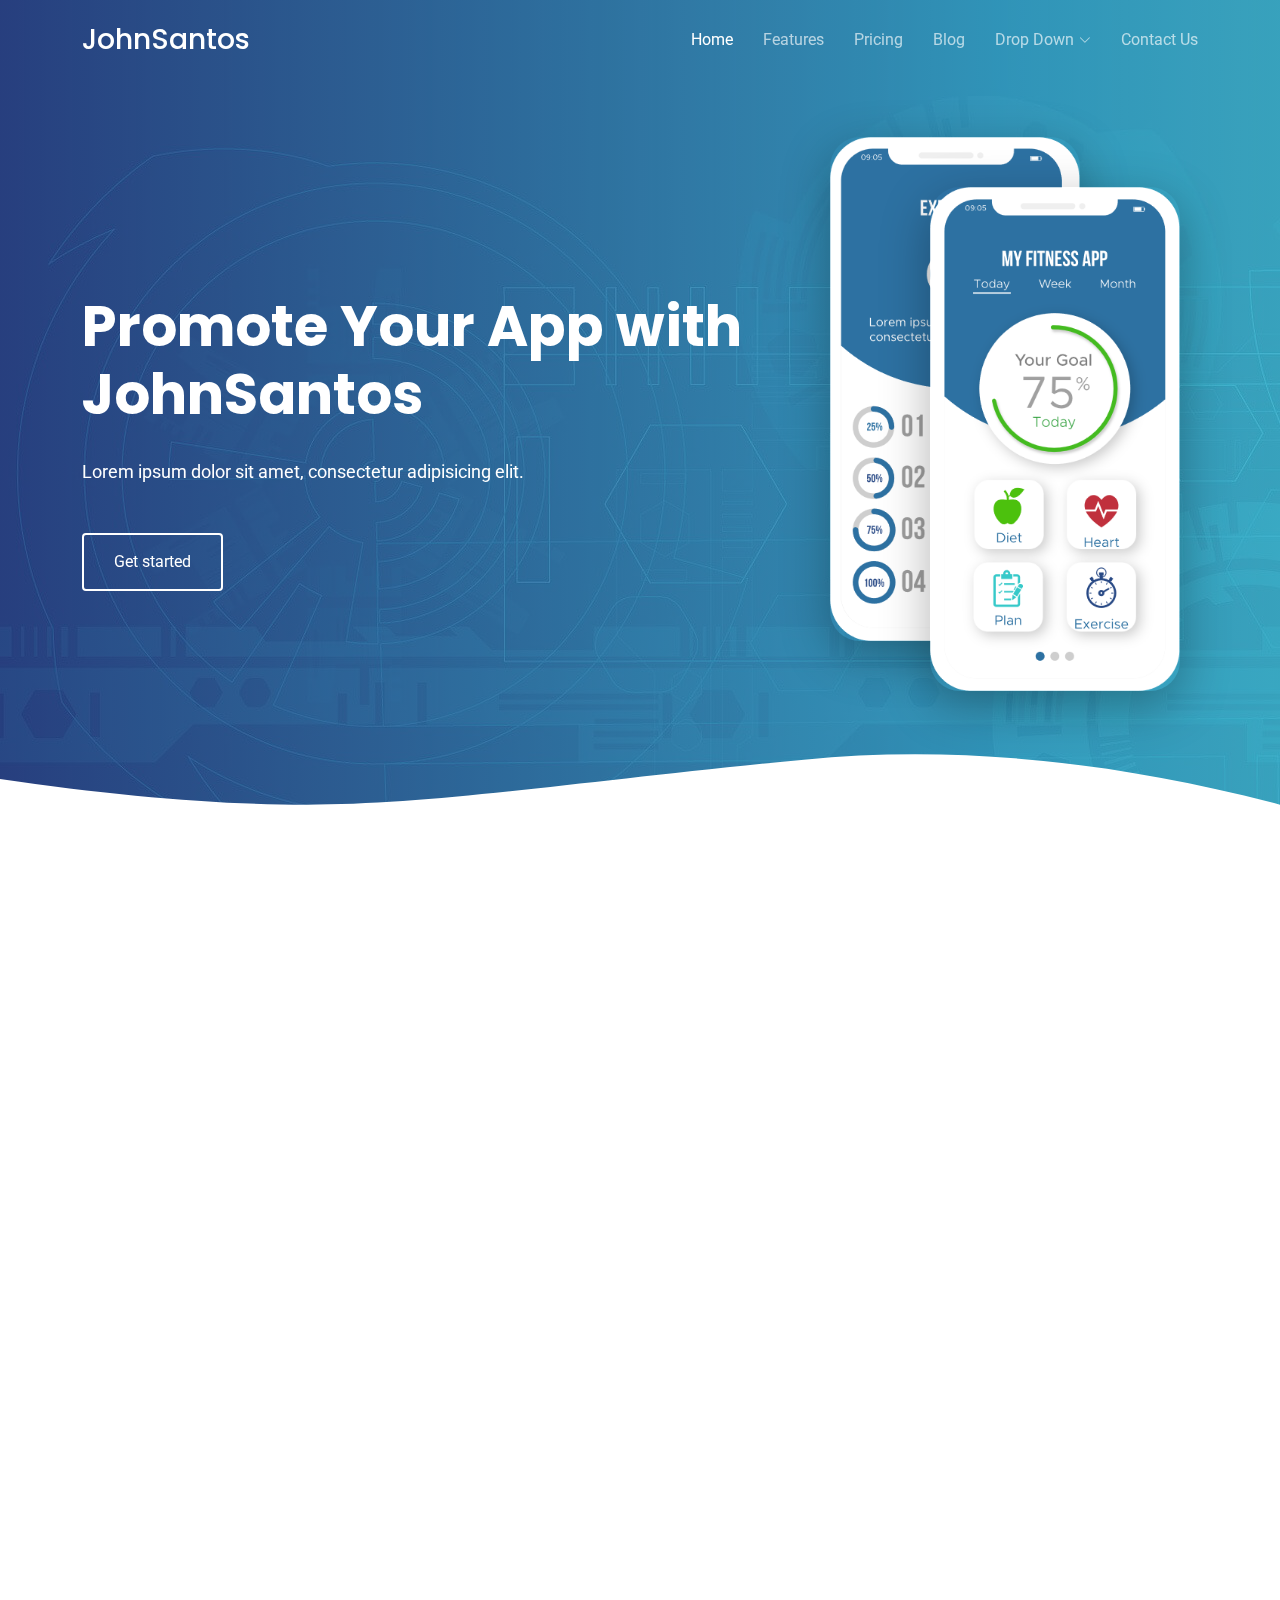
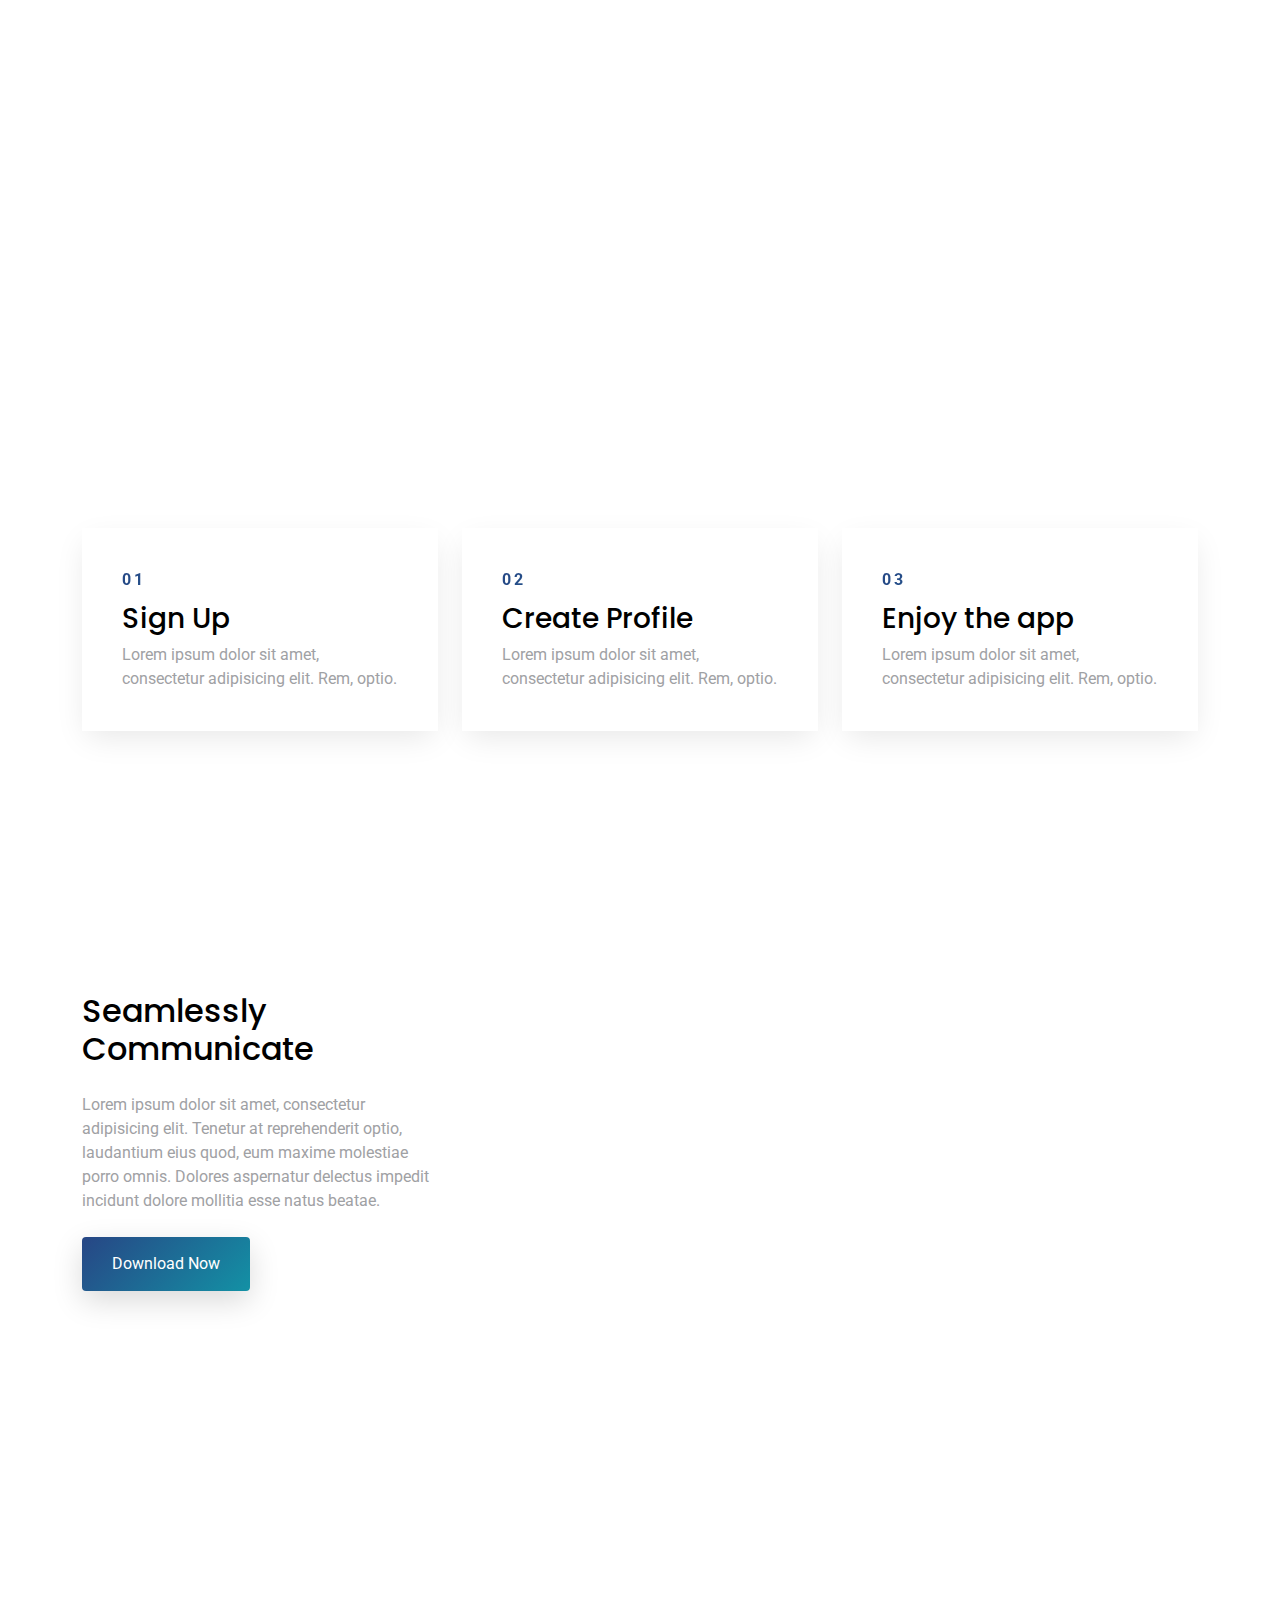
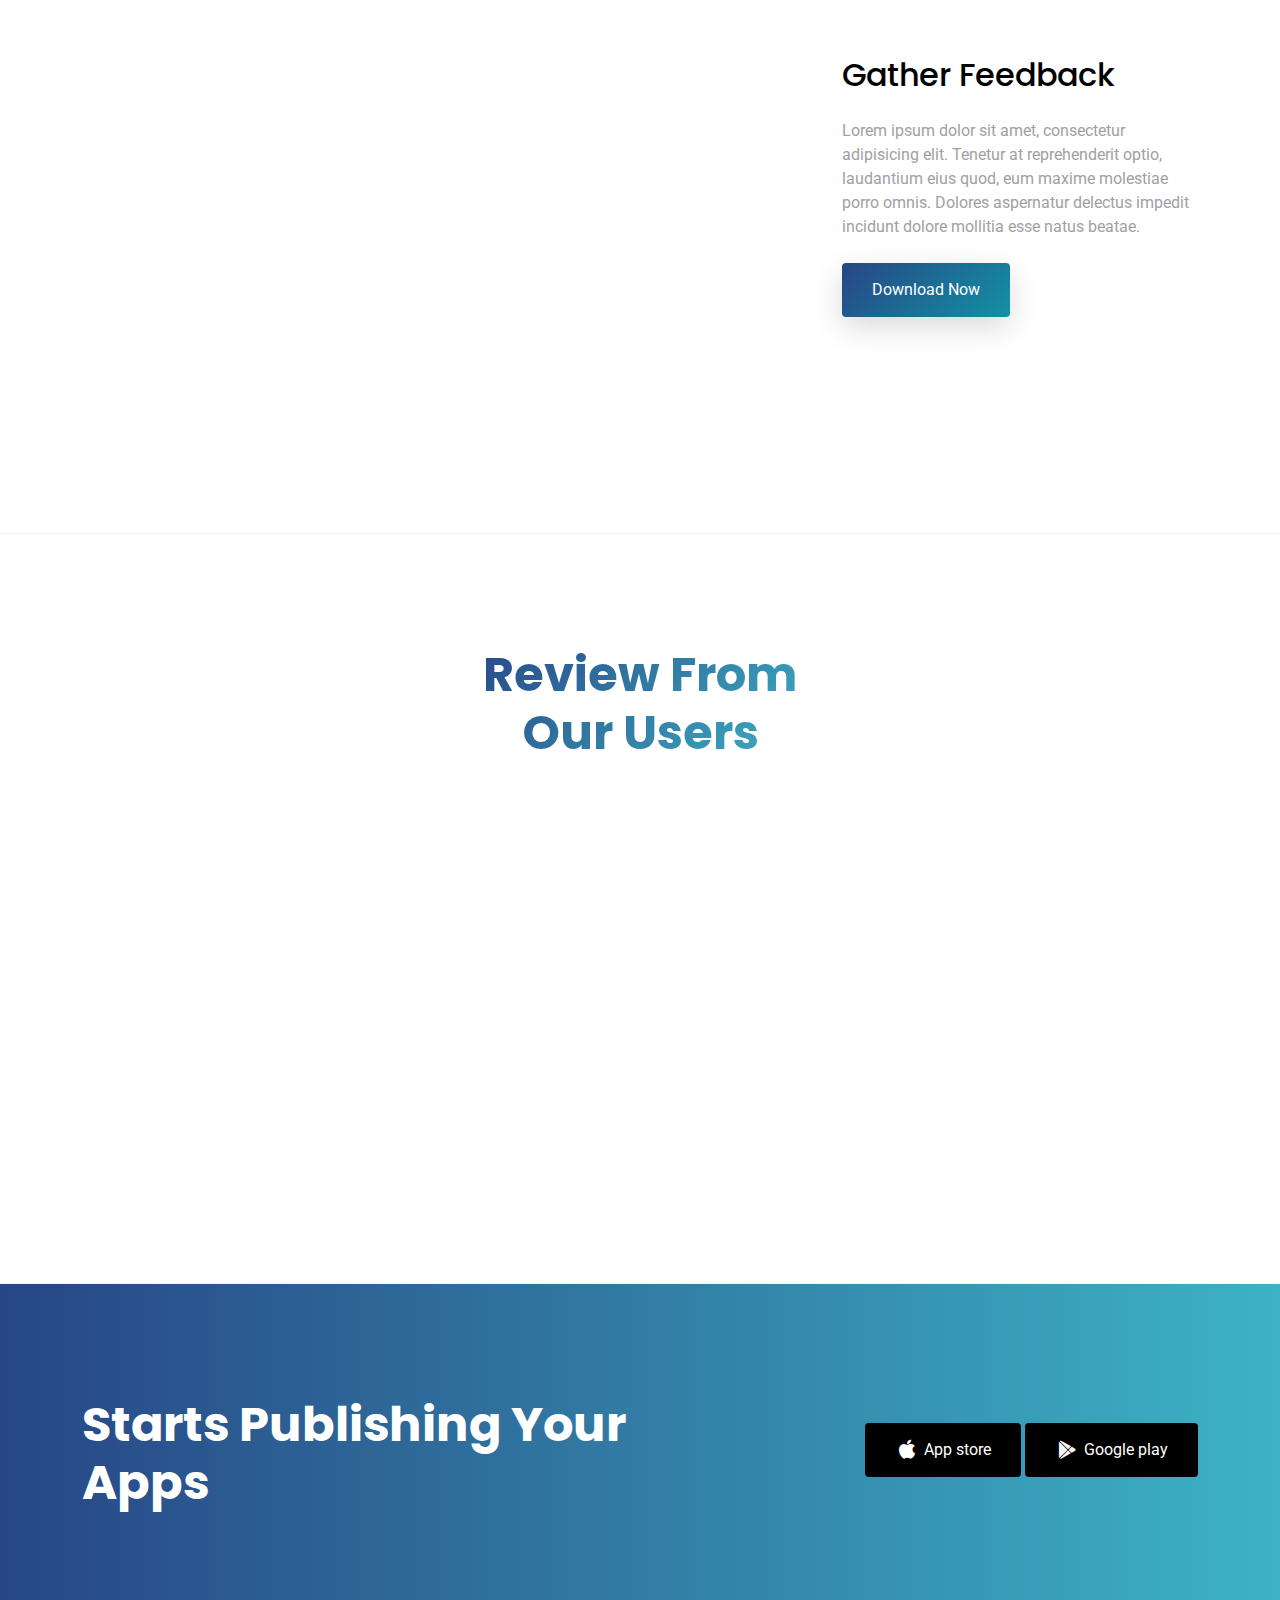
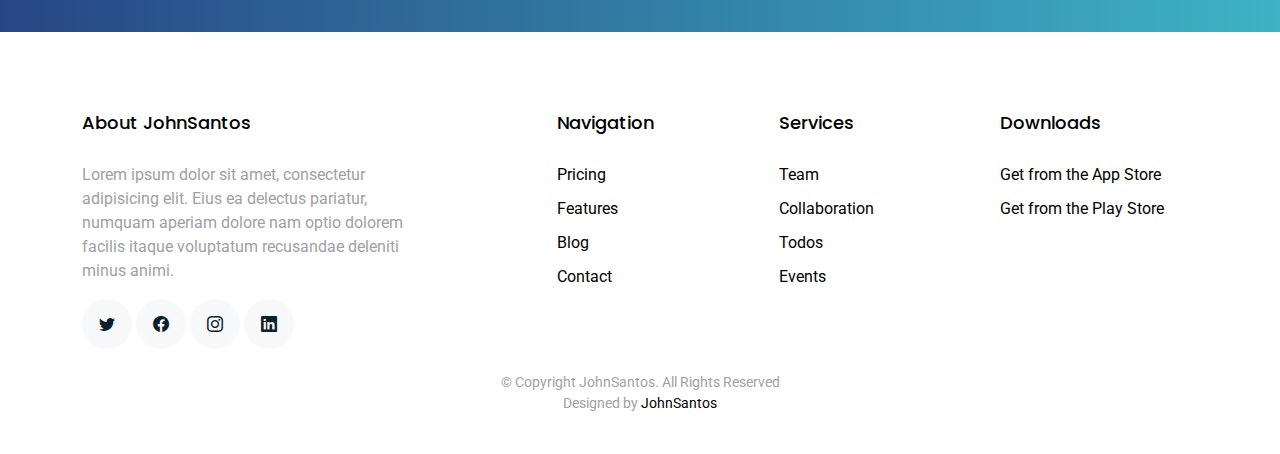
<file: index.html>
<!DOCTYPE html>
<html lang="en">

<head>
  <meta charset="utf-8">
  <meta content="width=device-width, initial-scale=1.0" name="viewport">

  <title>Fitness website </title>
  <meta content="" name="description">
  <meta content="" name="keywords">

  <!-- Favicons -->
  <link href="assets/img/favicon.png" rel="icon">
  <link href="assets/img/apple-touch-icon.png" rel="apple-touch-icon">

  <!-- Google Fonts -->
  <link href="https://fonts.googleapis.com/css?family=Roboto:300,300i,400,400i,500,500i,600,600i,700,700i|Poppins:300,300i,400,400i,500,500i,600,600i,700,700i" rel="stylesheet">

  <!-- Vendor CSS Files -->
  <link href="assets/vendor/aos/aos.css" rel="stylesheet">
  <link href="assets/vendor/bootstrap/css/bootstrap.min.css" rel="stylesheet">
  <link href="assets/vendor/bootstrap-icons/bootstrap-icons.css" rel="stylesheet">
  <link href="assets/vendor/boxicons/css/boxicons.min.css" rel="stylesheet">
  <link href="assets/vendor/swiper/swiper-bundle.min.css" rel="stylesheet">

  <!-- Template Main CSS File -->
  <link href="assets/css/style.css" rel="stylesheet">

  <!-- =======================================================
  * Template Name: JohnSantos - v4.7.0 
  ======================================================== -->
</head>

<body>

  <!-- ======= Header ======= -->
  <header id="header" class="fixed-top d-flex align-items-center">
    <div class="container d-flex justify-content-between align-items-center">

      <div class="logo">
        <h1><a href="index.html">JohnSantos</a></h1>
        <!-- Uncomment below if you prefer to use an image logo -->
        <!-- <a href="index.html"><img src="assets/img/logo.png" alt="" class="img-fluid"></a>-->
      </div>

      <nav id="navbar" class="navbar">
        <ul>
          <li><a class="active " href="index.html">Home</a></li>
          <li><a href="features.html">Features</a></li>
          <li><a href="pricing.html">Pricing</a></li>
          <li><a href="blog.html">Blog</a></li>
          <li class="dropdown"><a href="#"><span>Drop Down</span> <i class="bi bi-chevron-down"></i></a>
            <ul>
              <li><a href="#">Drop Down 1</a></li>
              <li class="dropdown"><a href="#"><span>Deep Drop Down</span> <i class="bi bi-chevron-right"></i></a>
                <ul>
                  <li><a href="#">Deep Drop Down 1</a></li>
                  <li><a href="#">Deep Drop Down 2</a></li>
                  <li><a href="#">Deep Drop Down 3</a></li>
                  <li><a href="#">Deep Drop Down 4</a></li>
                  <li><a href="#">Deep Drop Down 5</a></li>
                </ul>
              </li>
              <li><a href="#">Drop Down 2</a></li>
              <li><a href="#">Drop Down 3</a></li>
              <li><a href="#">Drop Down 4</a></li>
            </ul>
          </li>
          <li><a href="contact.html">Contact Us</a></li>
        </ul>
        <i class="bi bi-list mobile-nav-toggle"></i>
      </nav><!-- .navbar -->

    </div>
  </header><!-- End Header -->

  <!-- ======= Hero Section ======= -->
  <section class="hero-section" id="hero">

    <div class="wave">

      <svg width="100%" height="355px" viewBox="0 0 1920 355" version="1.1" xmlns="http://www.w3.org/2000/svg" xmlns:xlink="http://www.w3.org/1999/xlink">
        <g id="Page-1" stroke="none" stroke-width="1" fill="none" fill-rule="evenodd">
          <g id="Apple-TV" transform="translate(0.000000, -402.000000)" fill="#FFFFFF">
            <path d="M0,439.134243 C175.04074,464.89273 327.944386,477.771974 458.710937,477.771974 C654.860765,477.771974 870.645295,442.632362 1205.9828,410.192501 C1429.54114,388.565926 1667.54687,411.092417 1920,477.771974 L1920,757 L1017.15166,757 L0,757 L0,439.134243 Z" id="Path"></path>
          </g>
        </g>
      </svg>

    </div>

    <div class="container">
      <div class="row align-items-center">
        <div class="col-12 hero-text-image">
          <div class="row">
            <div class="col-lg-8 text-center text-lg-start">
              <h1 data-aos="fade-right">Promote Your App with JohnSantos</h1>
              <p class="mb-5" data-aos="fade-right" data-aos-delay="100">Lorem ipsum dolor sit amet, consectetur
                adipisicing elit.</p>
              <p data-aos="fade-right" data-aos-delay="200" data-aos-offset="-500"><a href="#" class="btn btn-outline-white">Get started</a></p>
            </div>
            <div class="col-lg-4 iphone-wrap">
              <img src="assets/img/phone_1.png" alt="Image" class="phone-1" data-aos="fade-right">
              <img src="assets/img/phone_2.png" alt="Image" class="phone-2" data-aos="fade-right" data-aos-delay="200">
            </div>
          </div>
        </div>
      </div>
    </div>

  </section><!-- End Hero -->

  <main id="main">

    <!-- ======= Home Section ======= -->
    <section class="section">
      <div class="container">

        <div class="row justify-content-center text-center mb-5">
          <div class="col-md-5" data-aos="fade-up">
            <h2 class="section-heading">Save your time to using JohnSantos</h2>
          </div>
        </div>

        <div class="row">
          <div class="col-md-4" data-aos="fade-up" data-aos-delay="">
            <div class="feature-1 text-center">
              <div class="wrap-icon icon-1">
                <i class="bi bi-people"></i>
              </div>
              <h3 class="mb-3">Explore Your Team</h3>
              <p>Lorem ipsum dolor sit amet, consectetur adipisicing elit. Rem, optio.</p>
            </div>
          </div>
          <div class="col-md-4" data-aos="fade-up" data-aos-delay="100">
            <div class="feature-1 text-center">
              <div class="wrap-icon icon-1">
                <i class="bi bi-brightness-high"></i>
              </div>
              <h3 class="mb-3">Digital Whiteboard</h3>
              <p>Lorem ipsum dolor sit amet, consectetur adipisicing elit. Rem, optio.</p>
            </div>
          </div>
          <div class="col-md-4" data-aos="fade-up" data-aos-delay="200">
            <div class="feature-1 text-center">
              <div class="wrap-icon icon-1">
                <i class="bi bi-bar-chart"></i>
              </div>
              <h3 class="mb-3">Design To Development</h3>
              <p>Lorem ipsum dolor sit amet, consectetur adipisicing elit. Rem, optio.</p>
            </div>
          </div>
        </div>

      </div>
    </section>

    <section class="section">

      <div class="container">
        <div class="row justify-content-center text-center mb-5" data-aos="fade">
          <div class="col-md-6 mb-5">
            <img src="assets/img/undraw_svg_1.svg" alt="Image" class="img-fluid">
          </div>
        </div>

        <div class="row">
          <div class="col-md-4">
            <div class="step">
              <span class="number">01</span>
              <h3>Sign Up</h3>
              <p>Lorem ipsum dolor sit amet, consectetur adipisicing elit. Rem, optio.</p>
            </div>
          </div>
          <div class="col-md-4">
            <div class="step">
              <span class="number">02</span>
              <h3>Create Profile</h3>
              <p>Lorem ipsum dolor sit amet, consectetur adipisicing elit. Rem, optio.</p>
            </div>
          </div>
          <div class="col-md-4">
            <div class="step">
              <span class="number">03</span>
              <h3>Enjoy the app</h3>
              <p>Lorem ipsum dolor sit amet, consectetur adipisicing elit. Rem, optio.</p>
            </div>
          </div>
        </div>
      </div>

    </section>

    <section class="section">
      <div class="container">
        <div class="row align-items-center">
          <div class="col-md-4 me-auto">
            <h2 class="mb-4">Seamlessly Communicate</h2>
            <p class="mb-4">Lorem ipsum dolor sit amet, consectetur adipisicing elit. Tenetur at reprehenderit optio,
              laudantium eius quod, eum maxime molestiae porro omnis. Dolores aspernatur delectus impedit incidunt
              dolore mollitia esse natus beatae.</p>
            <p><a href="#" class="btn btn-primary">Download Now</a></p>
          </div>
          <div class="col-md-6" data-aos="fade-left">
            <img src="assets/img/undraw_svg_2.svg" alt="Image" class="img-fluid">
          </div>
        </div>
      </div>
    </section>

    <section class="section">
      <div class="container">
        <div class="row align-items-center">
          <div class="col-md-4 ms-auto order-2">
            <h2 class="mb-4">Gather Feedback</h2>
            <p class="mb-4">Lorem ipsum dolor sit amet, consectetur adipisicing elit. Tenetur at reprehenderit optio,
              laudantium eius quod, eum maxime molestiae porro omnis. Dolores aspernatur delectus impedit incidunt
              dolore mollitia esse natus beatae.</p>
            <p><a href="#" class="btn btn-primary">Download Now</a></p>
          </div>
          <div class="col-md-6" data-aos="fade-right">
            <img src="assets/img/undraw_svg_3.svg" alt="Image" class="img-fluid">
          </div>
        </div>
      </div>
    </section>

    <!-- ======= Testimonials Section ======= -->
    <section class="section border-top border-bottom">
      <div class="container">
        <div class="row justify-content-center text-center mb-5">
          <div class="col-md-4">
            <h2 class="section-heading">Review From Our Users</h2>
          </div>
        </div>
        <div class="row justify-content-center text-center">
          <div class="col-md-7">

            <div class="testimonials-slider swiper" data-aos="fade-up" data-aos-delay="100">
              <div class="swiper-wrapper">

                <div class="swiper-slide">
                  <div class="review text-center">
                    <p class="stars">
                      <span class="bi bi-star-fill"></span>
                      <span class="bi bi-star-fill"></span>
                      <span class="bi bi-star-fill"></span>
                      <span class="bi bi-star-fill"></span>
                      <span class="bi bi-star-fill muted"></span>
                    </p>
                    <h3>Excellent App!</h3>
                    <blockquote>
                      <p>Lorem ipsum dolor sit amet, consectetur adipisicing elit. Eius ea delectus pariatur, numquam
                        aperiam dolore nam optio dolorem facilis itaque voluptatum recusandae deleniti minus animi,
                        provident voluptates consectetur maiores quos.</p>
                    </blockquote>

                    <p class="review-user">
                      <img src="assets/img/person_1.jpg" alt="Image" class="img-fluid rounded-circle mb-3">
                      <span class="d-block">
                        <span class="text-black">Jean Doe</span>, &mdash; App User
                      </span>
                    </p>

                  </div>
                </div><!-- End testimonial item -->

                <div class="swiper-slide">
                  <div class="review text-center">
                    <p class="stars">
                      <span class="bi bi-star-fill"></span>
                      <span class="bi bi-star-fill"></span>
                      <span class="bi bi-star-fill"></span>
                      <span class="bi bi-star-fill"></span>
                      <span class="bi bi-star-fill muted"></span>
                    </p>
                    <h3>This App is easy to use!</h3>
                    <blockquote>
                      <p>Lorem ipsum dolor sit amet, consectetur adipisicing elit. Eius ea delectus pariatur, numquam
                        aperiam dolore nam optio dolorem facilis itaque voluptatum recusandae deleniti minus animi,
                        provident voluptates consectetur maiores quos.</p>
                    </blockquote>

                    <p class="review-user">
                      <img src="assets/img/person_2.jpg" alt="Image" class="img-fluid rounded-circle mb-3">
                      <span class="d-block">
                        <span class="text-black">Johan Smith</span>, &mdash; App User
                      </span>
                    </p>

                  </div>
                </div><!-- End testimonial item -->

                <div class="swiper-slide">
                  <div class="review text-center">
                    <p class="stars">
                      <span class="bi bi-star-fill"></span>
                      <span class="bi bi-star-fill"></span>
                      <span class="bi bi-star-fill"></span>
                      <span class="bi bi-star-fill"></span>
                      <span class="bi bi-star-fill muted"></span>
                    </p>
                    <h3>Awesome functionality!</h3>
                    <blockquote>
                      <p>Lorem ipsum dolor sit amet, consectetur adipisicing elit. Eius ea delectus pariatur, numquam
                        aperiam dolore nam optio dolorem facilis itaque voluptatum recusandae deleniti minus animi,
                        provident voluptates consectetur maiores quos.</p>
                    </blockquote>

                    <p class="review-user">
                      <img src="assets/img/person_3.jpg" alt="Image" class="img-fluid rounded-circle mb-3">
                      <span class="d-block">
                        <span class="text-black">Jean Thunberg</span>, &mdash; App User
                      </span>
                    </p>

                  </div>
                </div><!-- End testimonial item -->

              </div>
              <div class="swiper-pagination"></div>
            </div>
          </div>
        </div>
      </div>
    </section><!-- End Testimonials Section -->

    <!-- ======= CTA Section ======= -->
    <section class="section cta-section">
      <div class="container">
        <div class="row align-items-center">
          <div class="col-md-6 me-auto text-center text-md-start mb-5 mb-md-0">
            <h2>Starts Publishing Your Apps</h2>
          </div>
          <div class="col-md-5 text-center text-md-end">
            <p><a href="#" class="btn d-inline-flex align-items-center"><i class="bx bxl-apple"></i><span>App store</span></a> <a href="#" class="btn d-inline-flex align-items-center"><i class="bx bxl-play-store"></i><span>Google play</span></a></p>
          </div>
        </div>
      </div>
    </section><!-- End CTA Section -->

  </main><!-- End #main -->

  <!-- ======= Footer ======= -->
  <footer class="footer" role="contentinfo">
    <div class="container">
      <div class="row">
        <div class="col-md-4 mb-4 mb-md-0">
          <h3>About JohnSantos</h3>
          <p>Lorem ipsum dolor sit amet, consectetur adipisicing elit. Eius ea delectus pariatur, numquam aperiam
            dolore nam optio dolorem facilis itaque voluptatum recusandae deleniti minus animi.</p>
          <p class="social">
            <a href="#"><span class="bi bi-twitter"></span></a>
            <a href="#"><span class="bi bi-facebook"></span></a>
            <a href="#"><span class="bi bi-instagram"></span></a>
            <a href="#"><span class="bi bi-linkedin"></span></a>
          </p>
        </div>
        <div class="col-md-7 ms-auto">
          <div class="row site-section pt-0">
            <div class="col-md-4 mb-4 mb-md-0">
              <h3>Navigation</h3>
              <ul class="list-unstyled">
                <li><a href="#">Pricing</a></li>
                <li><a href="#">Features</a></li>
                <li><a href="#">Blog</a></li>
                <li><a href="#">Contact</a></li>
              </ul>
            </div>
            <div class="col-md-4 mb-4 mb-md-0">
              <h3>Services</h3>
              <ul class="list-unstyled">
                <li><a href="#">Team</a></li>
                <li><a href="#">Collaboration</a></li>
                <li><a href="#">Todos</a></li>
                <li><a href="#">Events</a></li>
              </ul>
            </div>
            <div class="col-md-4 mb-4 mb-md-0">
              <h3>Downloads</h3>
              <ul class="list-unstyled">
                <li><a href="#">Get from the App Store</a></li>
                <li><a href="#">Get from the Play Store</a></li>
              </ul>
            </div>
          </div>
        </div>
      </div>

      <div class="row justify-content-center text-center">
        <div class="col-md-7">
          <p class="copyright">&copy; Copyright JohnSantos. All Rights Reserved</p>
          <div class="credits">
            <!--
            All the links in the footer should remain intact.
            You can delete the links only if you purchased the pro version.
            Licensing information: https://JohnSantos.com/license/
            Purchase the pro version with working PHP/AJAX contact form: https://JohnSantos.com/buy/?theme=JohnSantos
          -->
            Designed by <a href="https://JohnSantos.com/">JohnSantos</a>
          </div>
        </div>
      </div>

    </div>
  </footer>

  <a href="#" class="back-to-top d-flex align-items-center justify-content-center"><i class="bi bi-arrow-up-short"></i></a>

  <!-- Vendor JS Files -->
  <script src="assets/vendor/aos/aos.js"></script>
  <script src="assets/vendor/bootstrap/js/bootstrap.bundle.min.js"></script>
  <script src="assets/vendor/swiper/swiper-bundle.min.js"></script>
  <script src="assets/vendor/php-email-form/validate.js"></script>

  <!-- Template Main JS File -->
  <script src="assets/js/main.js"></script>

</body>

</html>
</file>
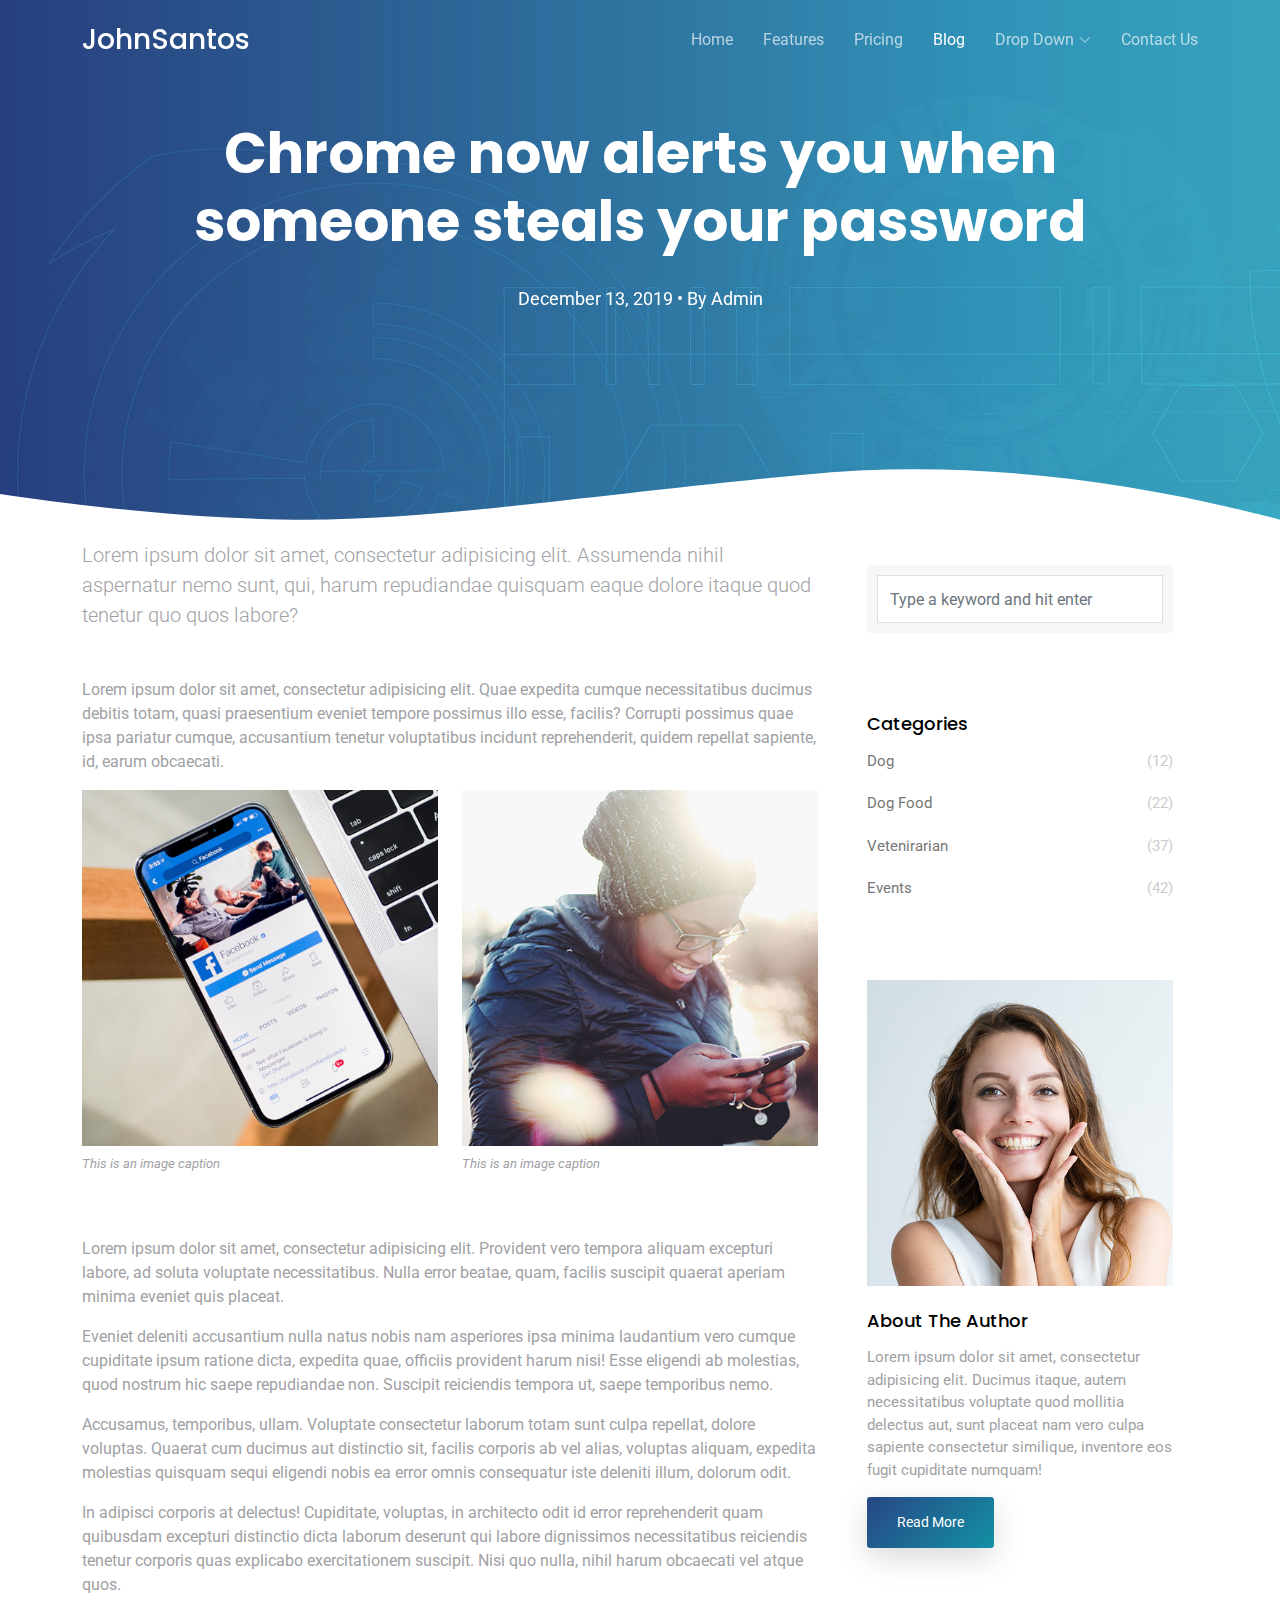
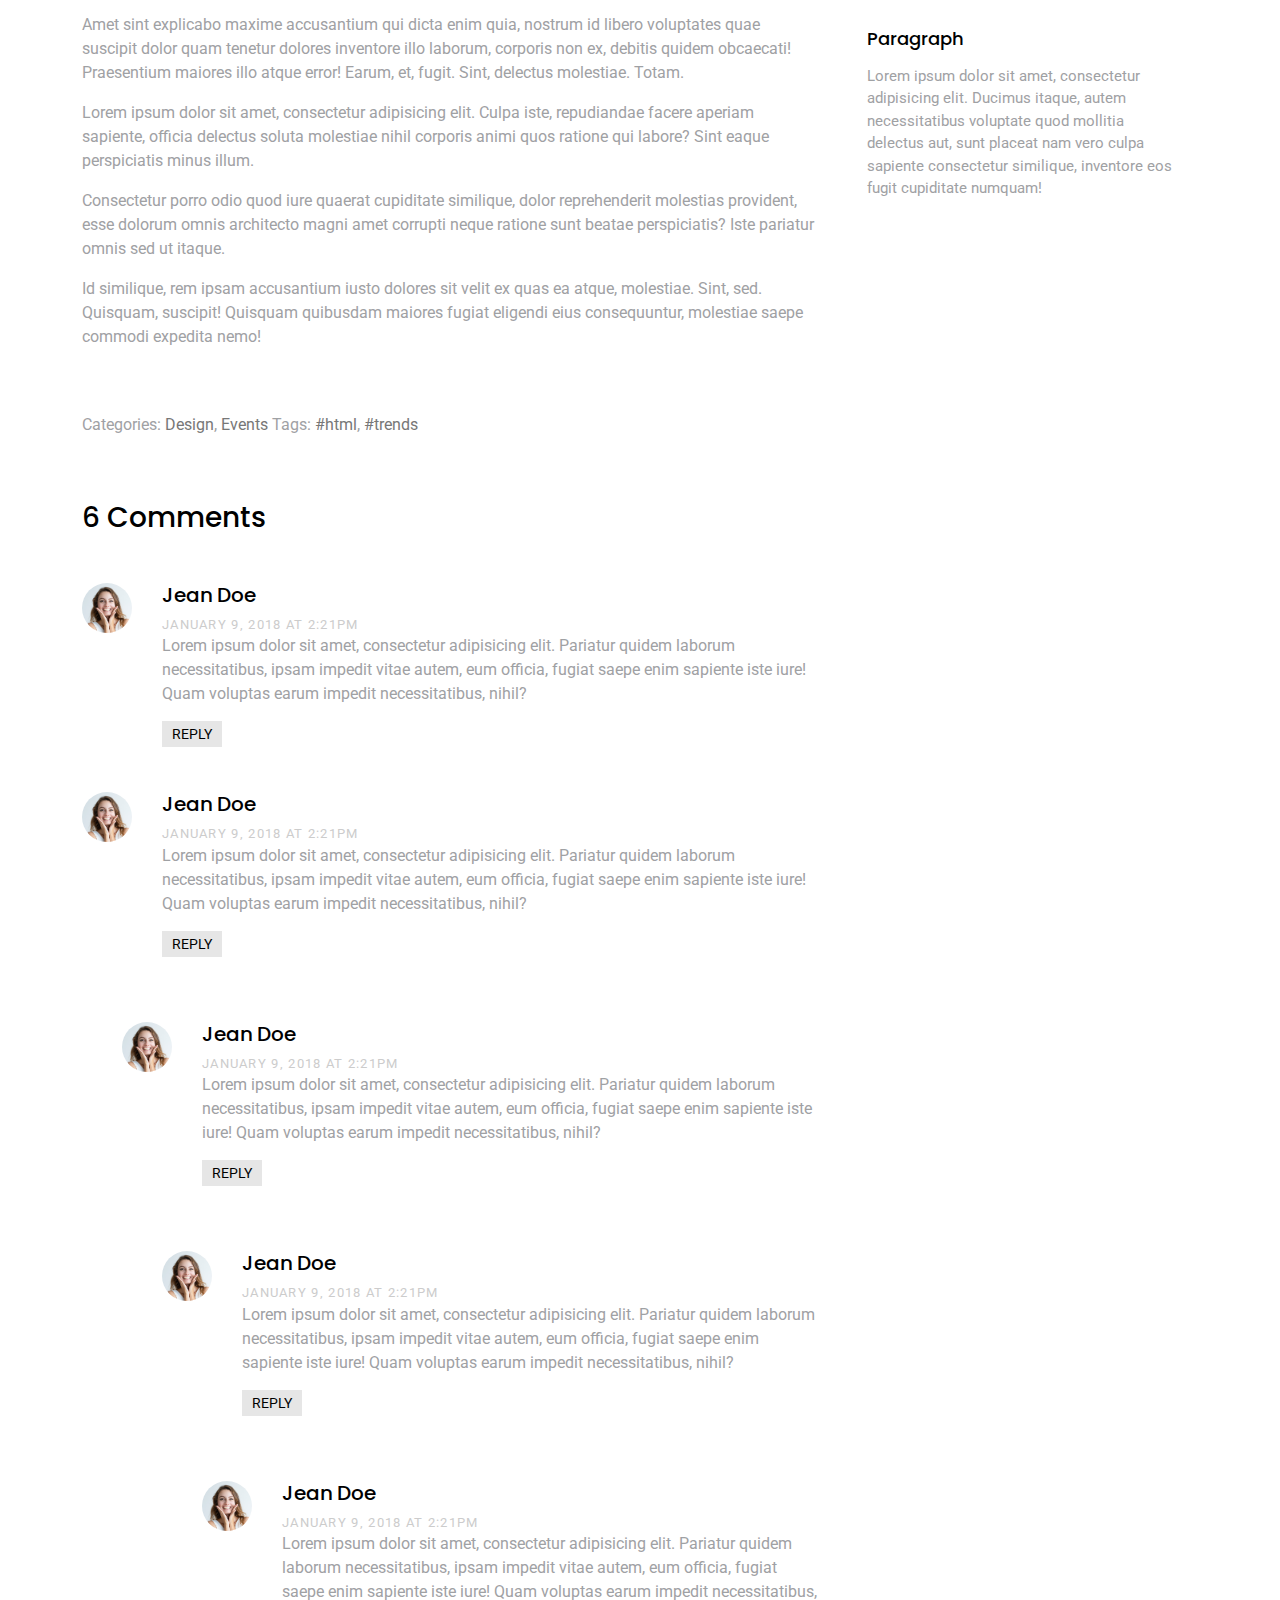
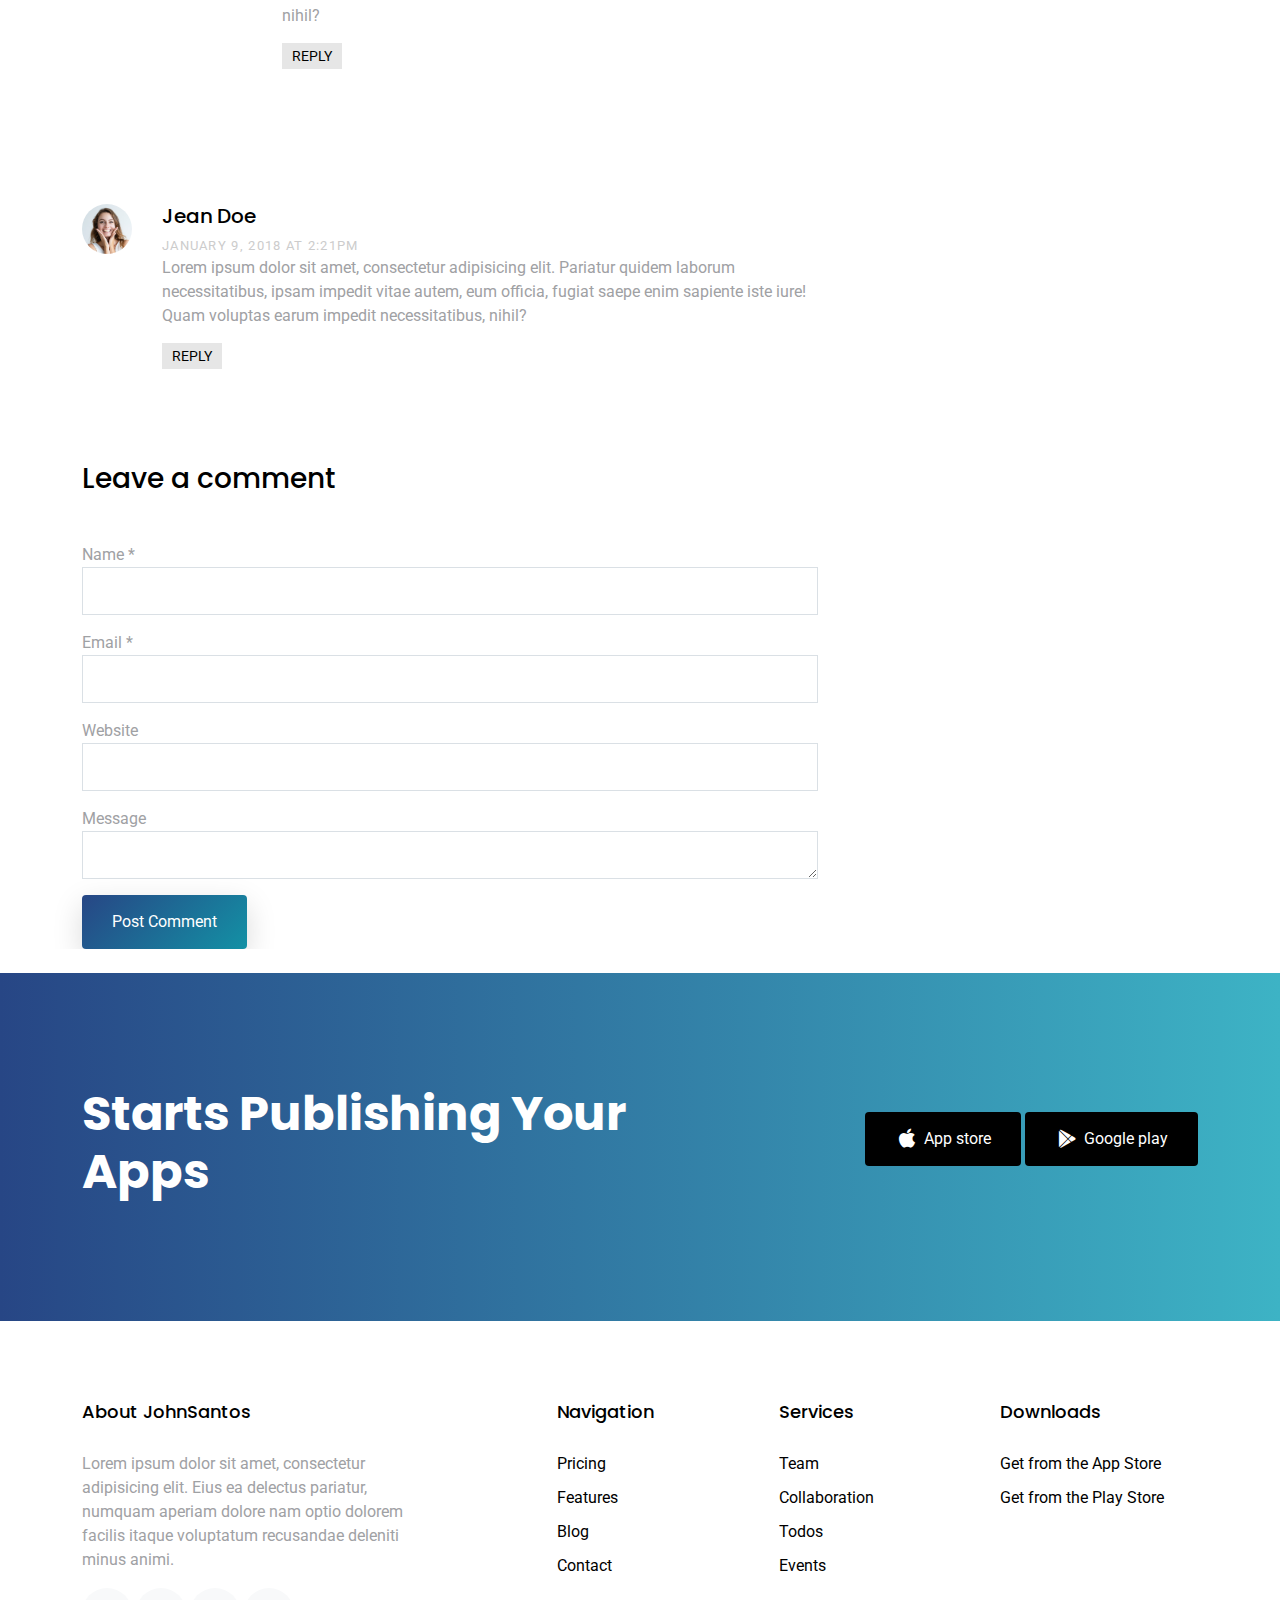
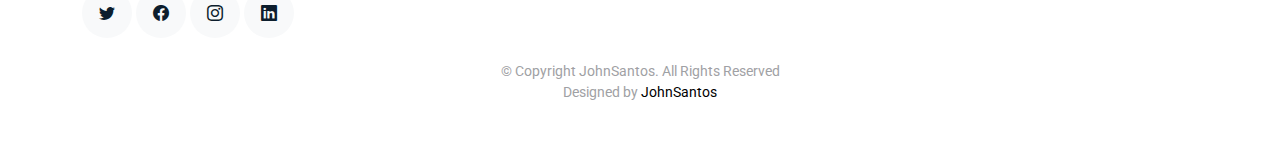
<file: blog-single.html>
<!DOCTYPE html>
<html lang="en">

<head>
  <meta charset="utf-8">
  <meta content="width=device-width, initial-scale=1.0" name="viewport">

  <title>Blog Single - JohnSantos Bootstrap Template</title>
  <meta content="" name="description">
  <meta content="" name="keywords">

  <!-- Favicons -->
  <link href="assets/img/favicon.png" rel="icon">
  <link href="assets/img/apple-touch-icon.png" rel="apple-touch-icon">

  <!-- Google Fonts -->
  <link href="https://fonts.googleapis.com/css?family=Roboto:300,300i,400,400i,500,500i,600,600i,700,700i|Poppins:300,300i,400,400i,500,500i,600,600i,700,700i" rel="stylesheet">

  <!-- Vendor CSS Files -->
  <link href="assets/vendor/aos/aos.css" rel="stylesheet">
  <link href="assets/vendor/bootstrap/css/bootstrap.min.css" rel="stylesheet">
  <link href="assets/vendor/bootstrap-icons/bootstrap-icons.css" rel="stylesheet">
  <link href="assets/vendor/boxicons/css/boxicons.min.css" rel="stylesheet">
  <link href="assets/vendor/swiper/swiper-bundle.min.css" rel="stylesheet">

  <!-- Template Main CSS File -->
  <link href="assets/css/style.css" rel="stylesheet">

  <!-- =======================================================
  * Template Name: JohnSantos - v4.7.0
  * Template URL: https://JohnSantos.com/JohnSantos-bootstrap-app-landing-page-template/
  * Author: JohnSantos.com
  * License: https://JohnSantos.com/license/
  ======================================================== -->
</head>

<body>

  <!-- ======= Header ======= -->
  <header id="header" class="fixed-top d-flex align-items-center">
    <div class="container d-flex justify-content-between align-items-center">

      <div class="logo">
        <h1><a href="index.html">JohnSantos</a></h1>
        <!-- Uncomment below if you prefer to use an image logo -->
        <!-- <a href="index.html"><img src="assets/img/logo.png" alt="" class="img-fluid"></a>-->
      </div>

      <nav id="navbar" class="navbar">
        <ul>
          <li><a class="" href="index.html">Home</a></li>
          <li><a href="features.html">Features</a></li>
          <li><a href="pricing.html">Pricing</a></li>
          <li><a class="active" href="blog.html">Blog</a></li>
          <li class="dropdown"><a href="#"><span>Drop Down</span> <i class="bi bi-chevron-down"></i></a>
            <ul>
              <li><a href="#">Drop Down 1</a></li>
              <li class="dropdown"><a href="#"><span>Deep Drop Down</span> <i class="bi bi-chevron-right"></i></a>
                <ul>
                  <li><a href="#">Deep Drop Down 1</a></li>
                  <li><a href="#">Deep Drop Down 2</a></li>
                  <li><a href="#">Deep Drop Down 3</a></li>
                  <li><a href="#">Deep Drop Down 4</a></li>
                  <li><a href="#">Deep Drop Down 5</a></li>
                </ul>
              </li>
              <li><a href="#">Drop Down 2</a></li>
              <li><a href="#">Drop Down 3</a></li>
              <li><a href="#">Drop Down 4</a></li>
            </ul>
          </li>
          <li><a href="contact.html">Contact Us</a></li>
        </ul>
        <i class="bi bi-list mobile-nav-toggle"></i>
      </nav><!-- .navbar -->

    </div>
  </header><!-- End Header -->

  <main id="main">

    <!-- ======= Single Blog Section ======= -->
    <section class="hero-section inner-page">
      <div class="wave">

        <svg width="1920px" height="265px" viewBox="0 0 1920 265" version="1.1" xmlns="http://www.w3.org/2000/svg" xmlns:xlink="http://www.w3.org/1999/xlink">
          <g id="Page-1" stroke="none" stroke-width="1" fill="none" fill-rule="evenodd">
            <g id="Apple-TV" transform="translate(0.000000, -402.000000)" fill="#FFFFFF">
              <path d="M0,439.134243 C175.04074,464.89273 327.944386,477.771974 458.710937,477.771974 C654.860765,477.771974 870.645295,442.632362 1205.9828,410.192501 C1429.54114,388.565926 1667.54687,411.092417 1920,477.771974 L1920,667 L1017.15166,667 L0,667 L0,439.134243 Z" id="Path"></path>
            </g>
          </g>
        </svg>

      </div>

      <div class="container">
        <div class="row align-items-center">
          <div class="col-12">
            <div class="row justify-content-center">
              <div class="col-md-10 text-center hero-text">
                <h1 data-aos="fade-up" data-aos-delay="">Chrome now alerts you when someone steals your password</h1>
                <p class="mb-5" data-aos="fade-up" data-aos-delay="100">December 13, 2019 &bullet; By <a href="#" class="text-white">Admin</a></p>
              </div>
            </div>
          </div>
        </div>
      </div>

    </section>

    <section class="site-section mb-4">
      <div class="container">
        <div class="row">
          <div class="col-md-8 blog-content">

            <p class="lead mb-5">Lorem ipsum dolor sit amet, consectetur adipisicing elit. Assumenda nihil aspernatur nemo sunt, qui, harum repudiandae quisquam eaque dolore itaque quod tenetur quo quos labore?</p>
            <p>Lorem ipsum dolor sit amet, consectetur adipisicing elit. Quae expedita cumque necessitatibus ducimus debitis totam, quasi praesentium eveniet tempore possimus illo esse, facilis? Corrupti possimus quae ipsa pariatur cumque, accusantium tenetur voluptatibus incidunt reprehenderit, quidem repellat sapiente, id, earum obcaecati.</p>

            <div class="row mb-5">
              <div class="col-md-6">
                <figure><img src="assets/img/img_1.jpg" alt="Free Website Template by Free-Template.co" class="img-fluid">
                  <figcaption>This is an image caption</figcaption>
                </figure>
              </div>
              <div class="col-md-6">
                <figure><img src="assets/img/img_2.jpg" alt="Free Website Template by Free-Template.co" class="img-fluid">
                  <figcaption>This is an image caption</figcaption>
                </figure>
              </div>
            </div>

            <blockquote>
              <p>Lorem ipsum dolor sit amet, consectetur adipisicing elit. Provident vero tempora aliquam excepturi labore, ad soluta voluptate necessitatibus. Nulla error beatae, quam, facilis suscipit quaerat aperiam minima eveniet quis placeat.</p>
            </blockquote>

            <p>Eveniet deleniti accusantium nulla natus nobis nam asperiores ipsa minima laudantium vero cumque cupiditate ipsum ratione dicta, expedita quae, officiis provident harum nisi! Esse eligendi ab molestias, quod nostrum hic saepe repudiandae non. Suscipit reiciendis tempora ut, saepe temporibus nemo.</p>
            <p>Accusamus, temporibus, ullam. Voluptate consectetur laborum totam sunt culpa repellat, dolore voluptas. Quaerat cum ducimus aut distinctio sit, facilis corporis ab vel alias, voluptas aliquam, expedita molestias quisquam sequi eligendi nobis ea error omnis consequatur iste deleniti illum, dolorum odit.</p>
            <p>In adipisci corporis at delectus! Cupiditate, voluptas, in architecto odit id error reprehenderit quam quibusdam excepturi distinctio dicta laborum deserunt qui labore dignissimos necessitatibus reiciendis tenetur corporis quas explicabo exercitationem suscipit. Nisi quo nulla, nihil harum obcaecati vel atque quos.</p>
            <p>Amet sint explicabo maxime accusantium qui dicta enim quia, nostrum id libero voluptates quae suscipit dolor quam tenetur dolores inventore illo laborum, corporis non ex, debitis quidem obcaecati! Praesentium maiores illo atque error! Earum, et, fugit. Sint, delectus molestiae. Totam.</p>

            <p>Lorem ipsum dolor sit amet, consectetur adipisicing elit. Culpa iste, repudiandae facere aperiam sapiente, officia delectus soluta molestiae nihil corporis animi quos ratione qui labore? Sint eaque perspiciatis minus illum.</p>
            <p>Consectetur porro odio quod iure quaerat cupiditate similique, dolor reprehenderit molestias provident, esse dolorum omnis architecto magni amet corrupti neque ratione sunt beatae perspiciatis? Iste pariatur omnis sed ut itaque.</p>
            <p>Id similique, rem ipsam accusantium iusto dolores sit velit ex quas ea atque, molestiae. Sint, sed. Quisquam, suscipit! Quisquam quibusdam maiores fugiat eligendi eius consequuntur, molestiae saepe commodi expedita nemo!</p>
            <div class="pt-5">
              <p>Categories: <a href="#">Design</a>, <a href="#">Events</a> Tags: <a href="#">#html</a>, <a href="#">#trends</a></p>
            </div>

            <div class="pt-5">
              <h3 class="mb-5">6 Comments</h3>
              <ul class="comment-list">
                <li class="comment">
                  <div class="vcard bio">
                    <img src="assets/img/person_1.jpg" alt="Free Website Template by Free-Template.co">
                  </div>
                  <div class="comment-body">
                    <h3>Jean Doe</h3>
                    <div class="meta">January 9, 2018 at 2:21pm</div>
                    <p>Lorem ipsum dolor sit amet, consectetur adipisicing elit. Pariatur quidem laborum necessitatibus, ipsam impedit vitae autem, eum officia, fugiat saepe enim sapiente iste iure! Quam voluptas earum impedit necessitatibus, nihil?</p>
                    <p><a href="#" class="reply">Reply</a></p>
                  </div>
                </li>

                <li class="comment">
                  <div class="vcard bio">
                    <img src="assets/img/person_1.jpg" alt="Image placeholder">
                  </div>
                  <div class="comment-body">
                    <h3>Jean Doe</h3>
                    <div class="meta">January 9, 2018 at 2:21pm</div>
                    <p>Lorem ipsum dolor sit amet, consectetur adipisicing elit. Pariatur quidem laborum necessitatibus, ipsam impedit vitae autem, eum officia, fugiat saepe enim sapiente iste iure! Quam voluptas earum impedit necessitatibus, nihil?</p>
                    <p><a href="#" class="reply">Reply</a></p>
                  </div>

                  <ul class="children">
                    <li class="comment">
                      <div class="vcard bio">
                        <img src="assets/img/person_1.jpg" alt="Image placeholder">
                      </div>
                      <div class="comment-body">
                        <h3>Jean Doe</h3>
                        <div class="meta">January 9, 2018 at 2:21pm</div>
                        <p>Lorem ipsum dolor sit amet, consectetur adipisicing elit. Pariatur quidem laborum necessitatibus, ipsam impedit vitae autem, eum officia, fugiat saepe enim sapiente iste iure! Quam voluptas earum impedit necessitatibus, nihil?</p>
                        <p><a href="#" class="reply">Reply</a></p>
                      </div>

                      <ul class="children">
                        <li class="comment">
                          <div class="vcard bio">
                            <img src="assets/img/person_1.jpg" alt="Image placeholder">
                          </div>
                          <div class="comment-body">
                            <h3>Jean Doe</h3>
                            <div class="meta">January 9, 2018 at 2:21pm</div>
                            <p>Lorem ipsum dolor sit amet, consectetur adipisicing elit. Pariatur quidem laborum necessitatibus, ipsam impedit vitae autem, eum officia, fugiat saepe enim sapiente iste iure! Quam voluptas earum impedit necessitatibus, nihil?</p>
                            <p><a href="#" class="reply">Reply</a></p>
                          </div>

                          <ul class="children">
                            <li class="comment">
                              <div class="vcard bio">
                                <img src="assets/img/person_1.jpg" alt="Image placeholder">
                              </div>
                              <div class="comment-body">
                                <h3>Jean Doe</h3>
                                <div class="meta">January 9, 2018 at 2:21pm</div>
                                <p>Lorem ipsum dolor sit amet, consectetur adipisicing elit. Pariatur quidem laborum necessitatibus, ipsam impedit vitae autem, eum officia, fugiat saepe enim sapiente iste iure! Quam voluptas earum impedit necessitatibus, nihil?</p>
                                <p><a href="#" class="reply">Reply</a></p>
                              </div>
                            </li>
                          </ul>
                        </li>
                      </ul>
                    </li>
                  </ul>
                </li>

                <li class="comment">
                  <div class="vcard bio">
                    <img src="assets/img/person_1.jpg" alt="Image placeholder">
                  </div>
                  <div class="comment-body">
                    <h3>Jean Doe</h3>
                    <div class="meta">January 9, 2018 at 2:21pm</div>
                    <p>Lorem ipsum dolor sit amet, consectetur adipisicing elit. Pariatur quidem laborum necessitatibus, ipsam impedit vitae autem, eum officia, fugiat saepe enim sapiente iste iure! Quam voluptas earum impedit necessitatibus, nihil?</p>
                    <p><a href="#" class="reply">Reply</a></p>
                  </div>
                </li>
              </ul>
              <!-- END comment-list -->

              <div class="comment-form-wrap pt-5">
                <h3 class="mb-5">Leave a comment</h3>
                <form action="#" class="">
                  <div class="form-group">
                    <label for="name">Name *</label>
                    <input type="text" class="form-control" id="name">
                  </div>
                  <div class="form-group mt-3">
                    <label for="email">Email *</label>
                    <input type="email" class="form-control" id="email">
                  </div>
                  <div class="form-group mt-3">
                    <label for="website">Website</label>
                    <input type="url" class="form-control" id="website">
                  </div>

                  <div class="form-group mt-3">
                    <label for="message">Message</label>
                    <textarea name="" id="message" cols="30" rows="10" class="form-control"></textarea>
                  </div>
                  <div class="form-group mt-3">
                    <input type="submit" value="Post Comment" class="btn btn-primary">
                  </div>

                </form>
              </div>
            </div>

          </div>
          <div class="col-md-4 sidebar">
            <div class="sidebar-box">
              <form action="#" class="search-form">
                <div class="form-group">
                  <span class="icon fa fa-search"></span>
                  <input type="text" class="form-control" placeholder="Type a keyword and hit enter">
                </div>
              </form>
            </div>
            <div class="sidebar-box">
              <div class="categories">
                <h3>Categories</h3>
                <li><a href="#">Dog <span>(12)</span></a></li>
                <li><a href="#">Dog Food <span>(22)</span></a></li>
                <li><a href="#">Vetenirarian <span>(37)</span></a></li>
                <li><a href="#">Events<span>(42)</span></a></li>
              </div>
            </div>
            <div class="sidebar-box">
              <img src="assets/img/person_1.jpg" alt="Image placeholder" class="img-fluid mb-4">
              <h3>About The Author</h3>
              <p>Lorem ipsum dolor sit amet, consectetur adipisicing elit. Ducimus itaque, autem necessitatibus voluptate quod mollitia delectus aut, sunt placeat nam vero culpa sapiente consectetur similique, inventore eos fugit cupiditate numquam!</p>
              <p><a href="#" class="btn btn-primary btn-sm">Read More</a></p>
            </div>

            <div class="sidebar-box">
              <h3>Paragraph</h3>
              <p>Lorem ipsum dolor sit amet, consectetur adipisicing elit. Ducimus itaque, autem necessitatibus voluptate quod mollitia delectus aut, sunt placeat nam vero culpa sapiente consectetur similique, inventore eos fugit cupiditate numquam!</p>
            </div>
          </div>
        </div>
      </div>
    </section>

    <!-- ======= CTA Section ======= -->
    <section class="section cta-section">
      <div class="container">
        <div class="row align-items-center">
          <div class="col-md-6 me-auto text-center text-md-start mb-5 mb-md-0">
            <h2>Starts Publishing Your Apps</h2>
          </div>
          <div class="col-md-5 text-center text-md-end">
            <p><a href="#" class="btn d-inline-flex align-items-center"><i class="bx bxl-apple"></i><span>App store</span></a> <a href="#" class="btn d-inline-flex align-items-center"><i class="bx bxl-play-store"></i><span>Google play</span></a></p>
          </div>
        </div>
      </div>
    </section><!-- End CTA Section -->

  </main><!-- End #main -->

  <!-- ======= Footer ======= -->
  <footer class="footer" role="contentinfo">
    <div class="container">
      <div class="row">
        <div class="col-md-4 mb-4 mb-md-0">
          <h3>About JohnSantos</h3>
          <p>Lorem ipsum dolor sit amet, consectetur adipisicing elit. Eius ea delectus pariatur, numquam aperiam
            dolore nam optio dolorem facilis itaque voluptatum recusandae deleniti minus animi.</p>
          <p class="social">
            <a href="#"><span class="bi bi-twitter"></span></a>
            <a href="#"><span class="bi bi-facebook"></span></a>
            <a href="#"><span class="bi bi-instagram"></span></a>
            <a href="#"><span class="bi bi-linkedin"></span></a>
          </p>
        </div>
        <div class="col-md-7 ms-auto">
          <div class="row site-section pt-0">
            <div class="col-md-4 mb-4 mb-md-0">
              <h3>Navigation</h3>
              <ul class="list-unstyled">
                <li><a href="#">Pricing</a></li>
                <li><a href="#">Features</a></li>
                <li><a href="#">Blog</a></li>
                <li><a href="#">Contact</a></li>
              </ul>
            </div>
            <div class="col-md-4 mb-4 mb-md-0">
              <h3>Services</h3>
              <ul class="list-unstyled">
                <li><a href="#">Team</a></li>
                <li><a href="#">Collaboration</a></li>
                <li><a href="#">Todos</a></li>
                <li><a href="#">Events</a></li>
              </ul>
            </div>
            <div class="col-md-4 mb-4 mb-md-0">
              <h3>Downloads</h3>
              <ul class="list-unstyled">
                <li><a href="#">Get from the App Store</a></li>
                <li><a href="#">Get from the Play Store</a></li>
              </ul>
            </div>
          </div>
        </div>
      </div>

      <div class="row justify-content-center text-center">
        <div class="col-md-7">
          <p class="copyright">&copy; Copyright JohnSantos. All Rights Reserved</p>
          <div class="credits">
            <!--
            All the links in the footer should remain intact.
            You can delete the links only if you purchased the pro version.
            Licensing information: https://JohnSantos.com/license/
            Purchase the pro version with working PHP/AJAX contact form: https://JohnSantos.com/buy/?theme=JohnSantos
          -->
            Designed by <a href="https://JohnSantos.com/">JohnSantos</a>
          </div>
        </div>
      </div>

    </div>
  </footer>

  <a href="#" class="back-to-top d-flex align-items-center justify-content-center"><i class="bi bi-arrow-up-short"></i></a>

  <!-- Vendor JS Files -->
  <script src="assets/vendor/aos/aos.js"></script>
  <script src="assets/vendor/bootstrap/js/bootstrap.bundle.min.js"></script>
  <script src="assets/vendor/swiper/swiper-bundle.min.js"></script>
  <script src="assets/vendor/php-email-form/validate.js"></script>

  <!-- Template Main JS File -->
  <script src="assets/js/main.js"></script>

</body>

</html>
</file>
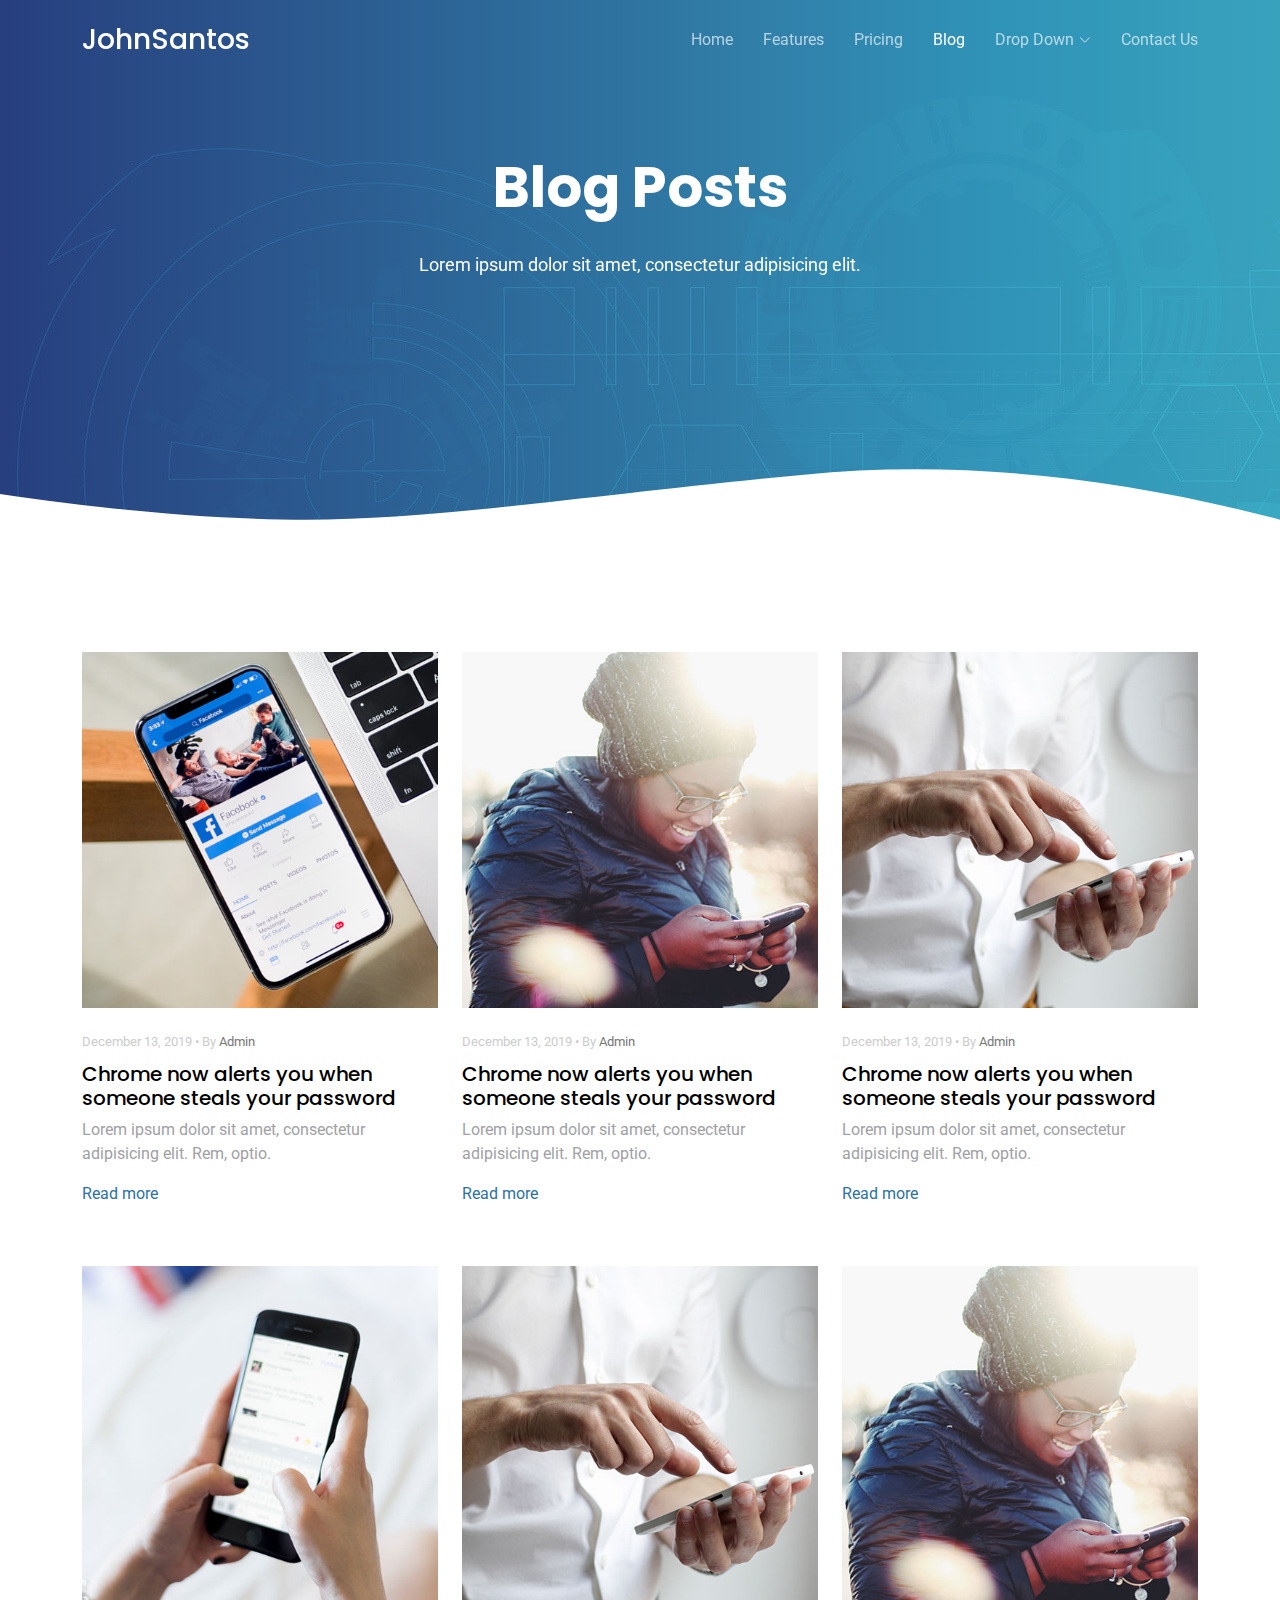
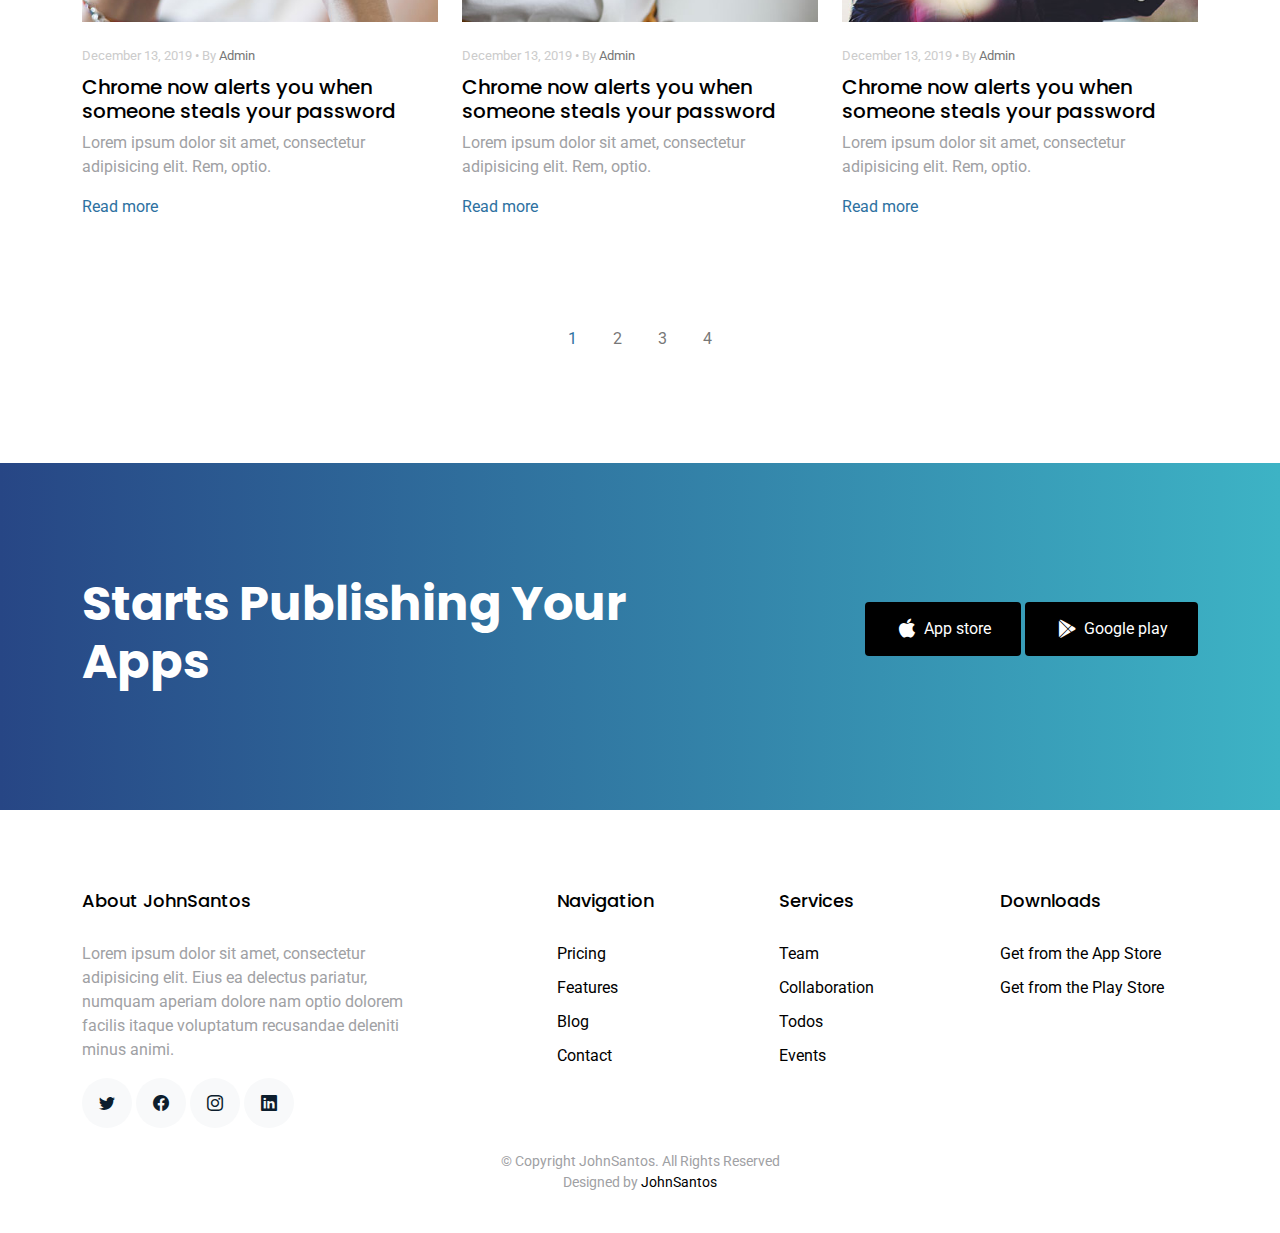
<file: blog.html>
<!DOCTYPE html>
<html lang="en">

<head>
  <meta charset="utf-8">
  <meta content="width=device-width, initial-scale=1.0" name="viewport">

  <title>Blog - JohnSantos Bootstrap Template</title>
  <meta content="" name="description">
  <meta content="" name="keywords">

  <!-- Favicons -->
  <link href="assets/img/favicon.png" rel="icon">
  <link href="assets/img/apple-touch-icon.png" rel="apple-touch-icon">

  <!-- Google Fonts -->
  <link href="https://fonts.googleapis.com/css?family=Roboto:300,300i,400,400i,500,500i,600,600i,700,700i|Poppins:300,300i,400,400i,500,500i,600,600i,700,700i" rel="stylesheet">

  <!-- Vendor CSS Files -->
  <link href="assets/vendor/aos/aos.css" rel="stylesheet">
  <link href="assets/vendor/bootstrap/css/bootstrap.min.css" rel="stylesheet">
  <link href="assets/vendor/bootstrap-icons/bootstrap-icons.css" rel="stylesheet">
  <link href="assets/vendor/boxicons/css/boxicons.min.css" rel="stylesheet">
  <link href="assets/vendor/swiper/swiper-bundle.min.css" rel="stylesheet">

  <!-- Template Main CSS File -->
  <link href="assets/css/style.css" rel="stylesheet">

  <!-- =======================================================
  * Template Name: JohnSantos - v4.7.0
  * Template URL: https://JohnSantos.com/JohnSantos-bootstrap-app-landing-page-template/
  * Author: JohnSantos.com
  * License: https://JohnSantos.com/license/
  ======================================================== -->
</head>

<body>

  <!-- ======= Header ======= -->
  <header id="header" class="fixed-top d-flex align-items-center">
    <div class="container d-flex justify-content-between align-items-center">

      <div class="logo">
        <h1><a href="index.html">JohnSantos</a></h1>
        <!-- Uncomment below if you prefer to use an image logo -->
        <!-- <a href="index.html"><img src="assets/img/logo.png" alt="" class="img-fluid"></a>-->
      </div>

      <nav id="navbar" class="navbar">
        <ul>
          <li><a class="" href="index.html">Home</a></li>
          <li><a href="features.html">Features</a></li>
          <li><a href="pricing.html">Pricing</a></li>
          <li><a class="active" href="blog.html">Blog</a></li>
          <li class="dropdown"><a href="#"><span>Drop Down</span> <i class="bi bi-chevron-down"></i></a>
            <ul>
              <li><a href="#">Drop Down 1</a></li>
              <li class="dropdown"><a href="#"><span>Deep Drop Down</span> <i class="bi bi-chevron-right"></i></a>
                <ul>
                  <li><a href="#">Deep Drop Down 1</a></li>
                  <li><a href="#">Deep Drop Down 2</a></li>
                  <li><a href="#">Deep Drop Down 3</a></li>
                  <li><a href="#">Deep Drop Down 4</a></li>
                  <li><a href="#">Deep Drop Down 5</a></li>
                </ul>
              </li>
              <li><a href="#">Drop Down 2</a></li>
              <li><a href="#">Drop Down 3</a></li>
              <li><a href="#">Drop Down 4</a></li>
            </ul>
          </li>
          <li><a href="contact.html">Contact Us</a></li>
        </ul>
        <i class="bi bi-list mobile-nav-toggle"></i>
      </nav><!-- .navbar -->

    </div>
  </header><!-- End Header -->

  <main id="main">

    <!-- ======= Blog Section ======= -->
    <section class="hero-section inner-page">
      <div class="wave">

        <svg width="1920px" height="265px" viewBox="0 0 1920 265" version="1.1" xmlns="http://www.w3.org/2000/svg" xmlns:xlink="http://www.w3.org/1999/xlink">
          <g id="Page-1" stroke="none" stroke-width="1" fill="none" fill-rule="evenodd">
            <g id="Apple-TV" transform="translate(0.000000, -402.000000)" fill="#FFFFFF">
              <path d="M0,439.134243 C175.04074,464.89273 327.944386,477.771974 458.710937,477.771974 C654.860765,477.771974 870.645295,442.632362 1205.9828,410.192501 C1429.54114,388.565926 1667.54687,411.092417 1920,477.771974 L1920,667 L1017.15166,667 L0,667 L0,439.134243 Z" id="Path"></path>
            </g>
          </g>
        </svg>

      </div>

      <div class="container">
        <div class="row align-items-center">
          <div class="col-12">
            <div class="row justify-content-center">
              <div class="col-md-7 text-center hero-text">
                <h1 data-aos="fade-up" data-aos-delay="">Blog Posts</h1>
                <p class="mb-5" data-aos="fade-up" data-aos-delay="100">Lorem ipsum dolor sit amet, consectetur adipisicing elit.</p>
              </div>
            </div>
          </div>
        </div>
      </div>

    </section>

    <section class="section">
      <div class="container">
        <div class="row mb-5">
          <div class="col-md-4">
            <div class="post-entry">
              <a href="blog-single.html" class="d-block mb-4">
                <img src="assets/img/img_1.jpg" alt="Image" class="img-fluid">
              </a>
              <div class="post-text">
                <span class="post-meta">December 13, 2019 &bullet; By <a href="#">Admin</a></span>
                <h3><a href="#">Chrome now alerts you when someone steals your password</a></h3>
                <p>Lorem ipsum dolor sit amet, consectetur adipisicing elit. Rem, optio.</p>
                <p><a href="#" class="readmore">Read more</a></p>
              </div>
            </div>
          </div>
          <div class="col-md-4">
            <div class="post-entry">
              <a href="blog-single.html" class="d-block mb-4">
                <img src="assets/img/img_2.jpg" alt="Image" class="img-fluid">
              </a>
              <div class="post-text">
                <span class="post-meta">December 13, 2019 &bullet; By <a href="#">Admin</a></span>
                <h3><a href="#">Chrome now alerts you when someone steals your password</a></h3>
                <p>Lorem ipsum dolor sit amet, consectetur adipisicing elit. Rem, optio.</p>
                <p><a href="#" class="readmore">Read more</a></p>
              </div>
            </div>
          </div>
          <div class="col-md-4">
            <div class="post-entry">
              <a href="blog-single.html" class="d-block mb-4">
                <img src="assets/img/img_3.jpg" alt="Image" class="img-fluid">
              </a>
              <div class="post-text">
                <span class="post-meta">December 13, 2019 &bullet; By <a href="#">Admin</a></span>
                <h3><a href="#">Chrome now alerts you when someone steals your password</a></h3>
                <p>Lorem ipsum dolor sit amet, consectetur adipisicing elit. Rem, optio.</p>
                <p><a href="#" class="readmore">Read more</a></p>
              </div>
            </div>
          </div>

          <div class="col-md-4">
            <div class="post-entry">
              <a href="blog-single.html" class="d-block mb-4">
                <img src="assets/img/img_4.jpg" alt="Image" class="img-fluid">
              </a>
              <div class="post-text">
                <span class="post-meta">December 13, 2019 &bullet; By <a href="#">Admin</a></span>
                <h3><a href="#">Chrome now alerts you when someone steals your password</a></h3>
                <p>Lorem ipsum dolor sit amet, consectetur adipisicing elit. Rem, optio.</p>
                <p><a href="#" class="readmore">Read more</a></p>
              </div>
            </div>
          </div>
          <div class="col-md-4">
            <div class="post-entry">
              <a href="blog-single.html" class="d-block mb-4">
                <img src="assets/img/img_3.jpg" alt="Image" class="img-fluid">
              </a>
              <div class="post-text">
                <span class="post-meta">December 13, 2019 &bullet; By <a href="#">Admin</a></span>
                <h3><a href="#">Chrome now alerts you when someone steals your password</a></h3>
                <p>Lorem ipsum dolor sit amet, consectetur adipisicing elit. Rem, optio.</p>
                <p><a href="#" class="readmore">Read more</a></p>
              </div>
            </div>
          </div>
          <div class="col-md-4">
            <div class="post-entry">
              <a href="blog-single.html" class="d-block mb-4">
                <img src="assets/img/img_2.jpg" alt="Image" class="img-fluid">
              </a>
              <div class="post-text">
                <span class="post-meta">December 13, 2019 &bullet; By <a href="#">Admin</a></span>
                <h3><a href="#">Chrome now alerts you when someone steals your password</a></h3>
                <p>Lorem ipsum dolor sit amet, consectetur adipisicing elit. Rem, optio.</p>
                <p><a href="#" class="readmore">Read more</a></p>
              </div>
            </div>
          </div>

        </div>

        <div class="row">
          <div class="col-12 text-center">
            <span class="p-3 active text-primary">1</span>
            <a href="#" class="p-3">2</a>
            <a href="#" class="p-3">3</a>
            <a href="#" class="p-3">4</a>
          </div>
        </div>
      </div>

    </section>

    <!-- ======= CTA Section ======= -->
    <section class="section cta-section">
      <div class="container">
        <div class="row align-items-center">
          <div class="col-md-6 me-auto text-center text-md-start mb-5 mb-md-0">
            <h2>Starts Publishing Your Apps</h2>
          </div>
          <div class="col-md-5 text-center text-md-end">
            <p><a href="#" class="btn d-inline-flex align-items-center"><i class="bx bxl-apple"></i><span>App store</span></a> <a href="#" class="btn d-inline-flex align-items-center"><i class="bx bxl-play-store"></i><span>Google play</span></a></p>
          </div>
        </div>
      </div>
    </section><!-- End CTA Section -->

  </main><!-- End #main -->

  <!-- ======= Footer ======= -->
  <footer class="footer" role="contentinfo">
    <div class="container">
      <div class="row">
        <div class="col-md-4 mb-4 mb-md-0">
          <h3>About JohnSantos</h3>
          <p>Lorem ipsum dolor sit amet, consectetur adipisicing elit. Eius ea delectus pariatur, numquam aperiam
            dolore nam optio dolorem facilis itaque voluptatum recusandae deleniti minus animi.</p>
          <p class="social">
            <a href="#"><span class="bi bi-twitter"></span></a>
            <a href="#"><span class="bi bi-facebook"></span></a>
            <a href="#"><span class="bi bi-instagram"></span></a>
            <a href="#"><span class="bi bi-linkedin"></span></a>
          </p>
        </div>
        <div class="col-md-7 ms-auto">
          <div class="row site-section pt-0">
            <div class="col-md-4 mb-4 mb-md-0">
              <h3>Navigation</h3>
              <ul class="list-unstyled">
                <li><a href="#">Pricing</a></li>
                <li><a href="#">Features</a></li>
                <li><a href="#">Blog</a></li>
                <li><a href="#">Contact</a></li>
              </ul>
            </div>
            <div class="col-md-4 mb-4 mb-md-0">
              <h3>Services</h3>
              <ul class="list-unstyled">
                <li><a href="#">Team</a></li>
                <li><a href="#">Collaboration</a></li>
                <li><a href="#">Todos</a></li>
                <li><a href="#">Events</a></li>
              </ul>
            </div>
            <div class="col-md-4 mb-4 mb-md-0">
              <h3>Downloads</h3>
              <ul class="list-unstyled">
                <li><a href="#">Get from the App Store</a></li>
                <li><a href="#">Get from the Play Store</a></li>
              </ul>
            </div>
          </div>
        </div>
      </div>

      <div class="row justify-content-center text-center">
        <div class="col-md-7">
          <p class="copyright">&copy; Copyright JohnSantos. All Rights Reserved</p>
          <div class="credits">
            <!--
            All the links in the footer should remain intact.
            You can delete the links only if you purchased the pro version.
            Licensing information: https://JohnSantos.com/license/
            Purchase the pro version with working PHP/AJAX contact form: https://JohnSantos.com/buy/?theme=JohnSantos
          -->
            Designed by <a href="https://JohnSantos.com/">JohnSantos</a>
          </div>
        </div>
      </div>

    </div>
  </footer>

  <a href="#" class="back-to-top d-flex align-items-center justify-content-center"><i class="bi bi-arrow-up-short"></i></a>

  <!-- Vendor JS Files -->
  <script src="assets/vendor/aos/aos.js"></script>
  <script src="assets/vendor/bootstrap/js/bootstrap.bundle.min.js"></script>
  <script src="assets/vendor/swiper/swiper-bundle.min.js"></script>
  <script src="assets/vendor/php-email-form/validate.js"></script>

  <!-- Template Main JS File -->
  <script src="assets/js/main.js"></script>

</body>

</html>
</file>
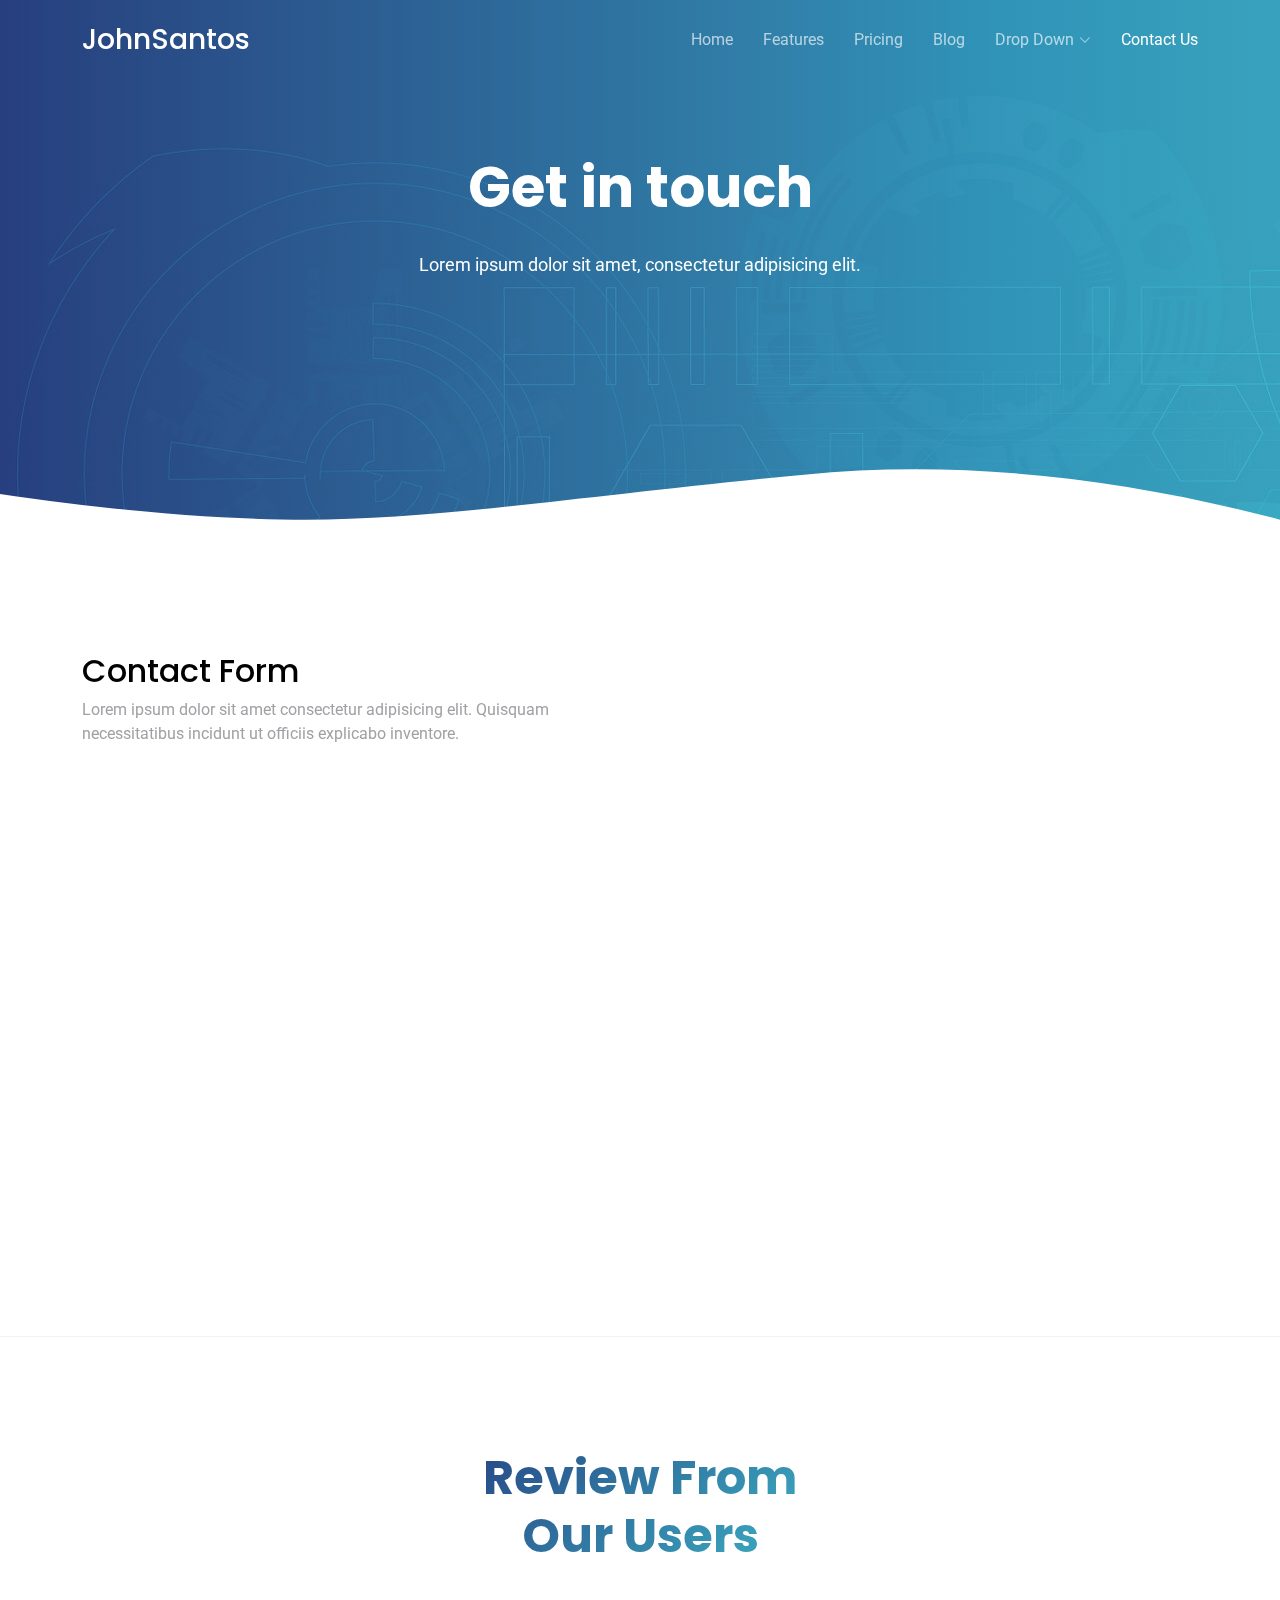
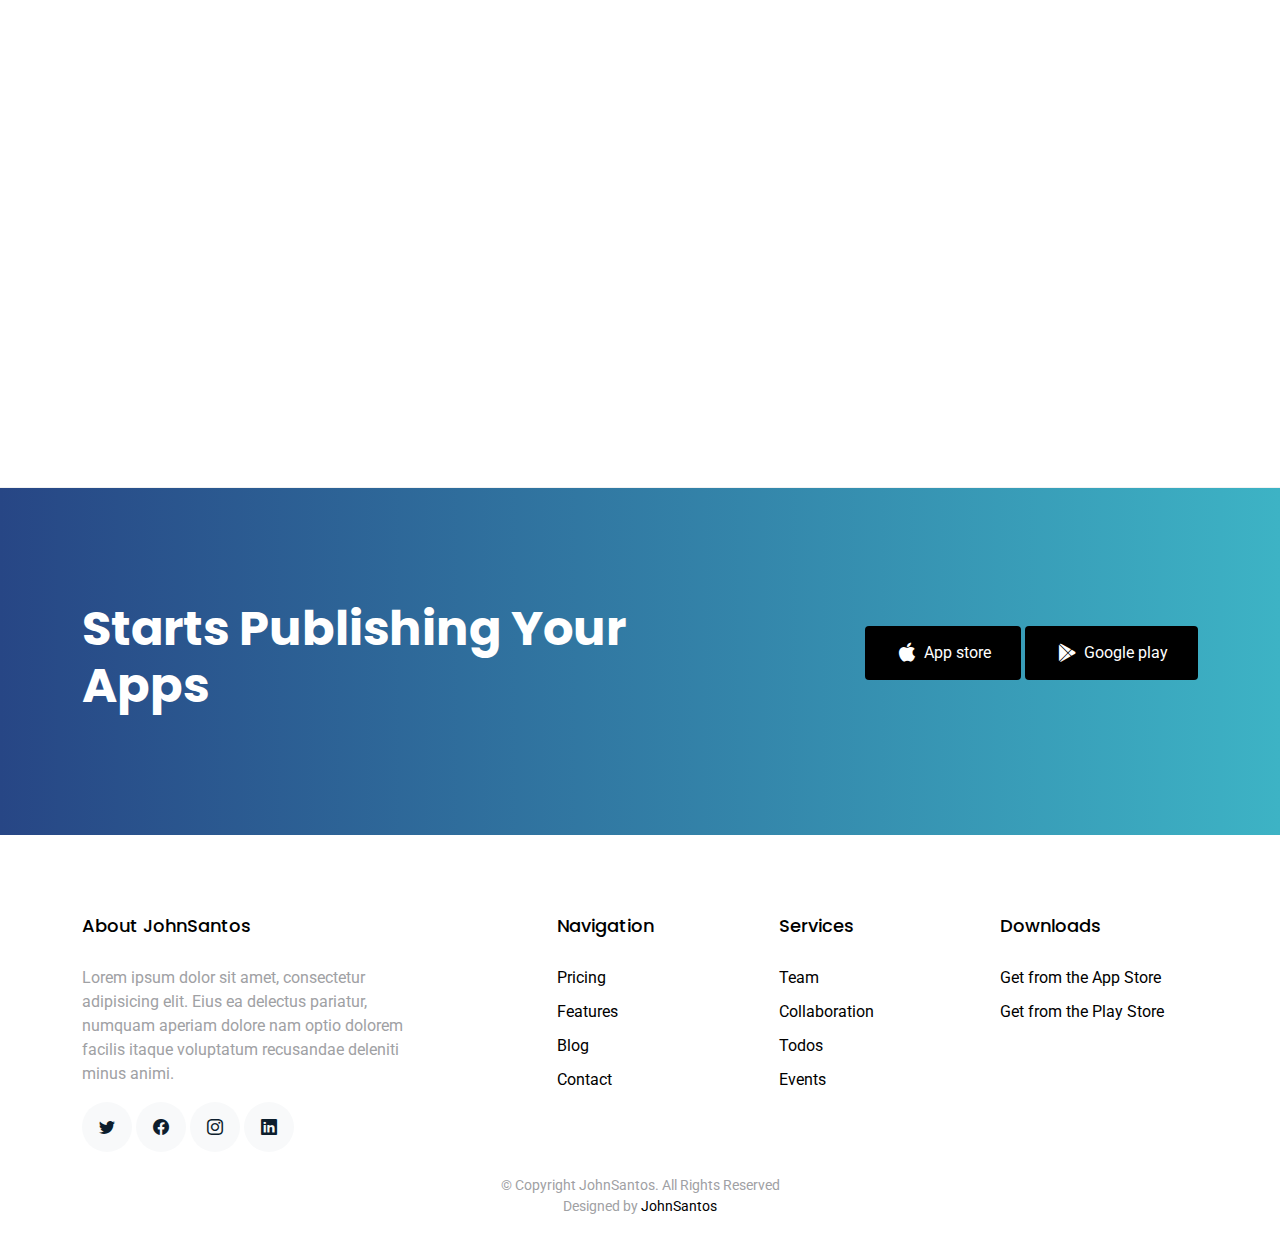
<file: contact.html>
<!DOCTYPE html>
<html lang="en">

<head>
  <meta charset="utf-8">
  <meta content="width=device-width, initial-scale=1.0" name="viewport">

  <title>JohnSantos Bootstrap Template - Contact</title>
  <meta content="" name="description">
  <meta content="" name="keywords">

  <!-- Favicons -->
  <link href="assets/img/favicon.png" rel="icon">
  <link href="assets/img/apple-touch-icon.png" rel="apple-touch-icon">

  <!-- Google Fonts -->
  <link href="https://fonts.googleapis.com/css?family=Roboto:300,300i,400,400i,500,500i,600,600i,700,700i|Poppins:300,300i,400,400i,500,500i,600,600i,700,700i" rel="stylesheet">

  <!-- Vendor CSS Files -->
  <link href="assets/vendor/aos/aos.css" rel="stylesheet">
  <link href="assets/vendor/bootstrap/css/bootstrap.min.css" rel="stylesheet">
  <link href="assets/vendor/bootstrap-icons/bootstrap-icons.css" rel="stylesheet">
  <link href="assets/vendor/boxicons/css/boxicons.min.css" rel="stylesheet">
  <link href="assets/vendor/swiper/swiper-bundle.min.css" rel="stylesheet">

  <!-- Template Main CSS File -->
  <link href="assets/css/style.css" rel="stylesheet">

  <!-- =======================================================
  * Template Name: JohnSantos - v4.7.0
  * Template URL: https://JohnSantos.com/JohnSantos-bootstrap-app-landing-page-template/
  * Author: JohnSantos.com
  * License: https://JohnSantos.com/license/
  ======================================================== -->
</head>

<body>

  <!-- ======= Header ======= -->
  <header id="header" class="fixed-top d-flex align-items-center">
    <div class="container d-flex justify-content-between align-items-center">

      <div class="logo">
        <h1><a href="index.html">JohnSantos</a></h1>
        <!-- Uncomment below if you prefer to use an image logo -->
        <!-- <a href="index.html"><img src="assets/img/logo.png" alt="" class="img-fluid"></a>-->
      </div>

      <nav id="navbar" class="navbar">
        <ul>
          <li><a class="" href="index.html">Home</a></li>
          <li><a href="features.html">Features</a></li>
          <li><a href="pricing.html">Pricing</a></li>
          <li><a href="blog.html">Blog</a></li>
          <li class="dropdown"><a href="#"><span>Drop Down</span> <i class="bi bi-chevron-down"></i></a>
            <ul>
              <li><a href="#">Drop Down 1</a></li>
              <li class="dropdown"><a href="#"><span>Deep Drop Down</span> <i class="bi bi-chevron-right"></i></a>
                <ul>
                  <li><a href="#">Deep Drop Down 1</a></li>
                  <li><a href="#">Deep Drop Down 2</a></li>
                  <li><a href="#">Deep Drop Down 3</a></li>
                  <li><a href="#">Deep Drop Down 4</a></li>
                  <li><a href="#">Deep Drop Down 5</a></li>
                </ul>
              </li>
              <li><a href="#">Drop Down 2</a></li>
              <li><a href="#">Drop Down 3</a></li>
              <li><a href="#">Drop Down 4</a></li>
            </ul>
          </li>
          <li><a class="active" href="contact.html">Contact Us</a></li>
        </ul>
        <i class="bi bi-list mobile-nav-toggle"></i>
      </nav><!-- .navbar -->

    </div>
  </header><!-- End Header -->

  <main id="main">

    <section class="hero-section inner-page">
      <div class="wave">

        <svg width="1920px" height="265px" viewBox="0 0 1920 265" version="1.1" xmlns="http://www.w3.org/2000/svg" xmlns:xlink="http://www.w3.org/1999/xlink">
          <g id="Page-1" stroke="none" stroke-width="1" fill="none" fill-rule="evenodd">
            <g id="Apple-TV" transform="translate(0.000000, -402.000000)" fill="#FFFFFF">
              <path d="M0,439.134243 C175.04074,464.89273 327.944386,477.771974 458.710937,477.771974 C654.860765,477.771974 870.645295,442.632362 1205.9828,410.192501 C1429.54114,388.565926 1667.54687,411.092417 1920,477.771974 L1920,667 L1017.15166,667 L0,667 L0,439.134243 Z" id="Path"></path>
            </g>
          </g>
        </svg>

      </div>

      <div class="container">
        <div class="row align-items-center">
          <div class="col-12">
            <div class="row justify-content-center">
              <div class="col-md-7 text-center hero-text">
                <h1 data-aos="fade-up" data-aos-delay="">Get in touch</h1>
                <p class="mb-5" data-aos="fade-up" data-aos-delay="100">Lorem ipsum dolor sit amet, consectetur adipisicing elit.</p>
              </div>
            </div>
          </div>
        </div>
      </div>

    </section>

    <section class="section">
      <div class="container">
        <div class="row mb-5 align-items-end">
          <div class="col-md-6" data-aos="fade-up">

            <h2>Contact Form</h2>
            <p class="mb-0">Lorem ipsum dolor sit amet consectetur adipisicing elit. Quisquam necessitatibus incidunt ut officiis explicabo inventore.</p>
          </div>

        </div>

        <div class="row">
          <div class="col-md-4 ms-auto order-2" data-aos="fade-up">
            <ul class="list-unstyled">
              <li class="mb-3">
                <strong class="d-block mb-1">Address</strong>
                <span>203 Fake St. Mountain View, San Francisco, California, USA</span>
              </li>
              <li class="mb-3">
                <strong class="d-block mb-1">Phone</strong>
                <span>+1 232 3235 324</span>
              </li>
              <li class="mb-3">
                <strong class="d-block mb-1">Email</strong>
                <span>youremail@domain.com</span>
              </li>
            </ul>
          </div>

          <div class="col-md-6 mb-5 mb-md-0" data-aos="fade-up">
            <form action="forms/contact.php" method="post" role="form" class="php-email-form">

              <div class="row">
                <div class="col-md-6 form-group">
                  <label for="name">Name</label>
                  <input type="text" name="name" class="form-control" id="name" required>
                </div>
                <div class="col-md-6 form-group mt-3 mt-md-0">
                  <label for="name">Email</label>
                  <input type="email" class="form-control" name="email" id="email" required>
                </div>
                <div class="col-md-12 form-group mt-3">
                  <label for="name">Subject</label>
                  <input type="text" class="form-control" name="subject" id="subject" required>
                </div>
                <div class="col-md-12 form-group mt-3">
                  <label for="name">Message</label>
                  <textarea class="form-control" name="message" required></textarea>
                </div>

                <div class="col-md-12 mb-3">
                  <div class="loading">Loading</div>
                  <div class="error-message"></div>
                  <div class="sent-message">Your message has been sent. Thank you!</div>
                </div>

                <div class="col-md-6 form-group">
                  <input type="submit" class="btn btn-primary d-block w-100" value="Send Message">
                </div>
              </div>

            </form>
          </div>

        </div>
      </div>
    </section>

    <!-- ======= Testimonials Section ======= -->
    <section class="section border-top border-bottom">
      <div class="container">
        <div class="row justify-content-center text-center mb-5">
          <div class="col-md-4">
            <h2 class="section-heading">Review From Our Users</h2>
          </div>
        </div>
        <div class="row justify-content-center text-center">
          <div class="col-md-7">

            <div class="testimonials-slider swiper" data-aos="fade-up" data-aos-delay="100">
              <div class="swiper-wrapper">

                <div class="swiper-slide">
                  <div class="review text-center">
                    <p class="stars">
                      <span class="bi bi-star-fill"></span>
                      <span class="bi bi-star-fill"></span>
                      <span class="bi bi-star-fill"></span>
                      <span class="bi bi-star-fill"></span>
                      <span class="bi bi-star-fill muted"></span>
                    </p>
                    <h3>Excellent App!</h3>
                    <blockquote>
                      <p>Lorem ipsum dolor sit amet, consectetur adipisicing elit. Eius ea delectus pariatur, numquam
                        aperiam dolore nam optio dolorem facilis itaque voluptatum recusandae deleniti minus animi,
                        provident voluptates consectetur maiores quos.</p>
                    </blockquote>

                    <p class="review-user">
                      <img src="assets/img/person_1.jpg" alt="Image" class="img-fluid rounded-circle mb-3">
                      <span class="d-block">
                        <span class="text-black">Jean Doe</span>, &mdash; App User
                      </span>
                    </p>

                  </div>
                </div><!-- End testimonial item -->

                <div class="swiper-slide">
                  <div class="review text-center">
                    <p class="stars">
                      <span class="bi bi-star-fill"></span>
                      <span class="bi bi-star-fill"></span>
                      <span class="bi bi-star-fill"></span>
                      <span class="bi bi-star-fill"></span>
                      <span class="bi bi-star-fill muted"></span>
                    </p>
                    <h3>This App is easy to use!</h3>
                    <blockquote>
                      <p>Lorem ipsum dolor sit amet, consectetur adipisicing elit. Eius ea delectus pariatur, numquam
                        aperiam dolore nam optio dolorem facilis itaque voluptatum recusandae deleniti minus animi,
                        provident voluptates consectetur maiores quos.</p>
                    </blockquote>

                    <p class="review-user">
                      <img src="assets/img/person_2.jpg" alt="Image" class="img-fluid rounded-circle mb-3">
                      <span class="d-block">
                        <span class="text-black">Johan Smith</span>, &mdash; App User
                      </span>
                    </p>

                  </div>
                </div><!-- End testimonial item -->

                <div class="swiper-slide">
                  <div class="review text-center">
                    <p class="stars">
                      <span class="bi bi-star-fill"></span>
                      <span class="bi bi-star-fill"></span>
                      <span class="bi bi-star-fill"></span>
                      <span class="bi bi-star-fill"></span>
                      <span class="bi bi-star-fill muted"></span>
                    </p>
                    <h3>Awesome functionality!</h3>
                    <blockquote>
                      <p>Lorem ipsum dolor sit amet, consectetur adipisicing elit. Eius ea delectus pariatur, numquam
                        aperiam dolore nam optio dolorem facilis itaque voluptatum recusandae deleniti minus animi,
                        provident voluptates consectetur maiores quos.</p>
                    </blockquote>

                    <p class="review-user">
                      <img src="assets/img/person_3.jpg" alt="Image" class="img-fluid rounded-circle mb-3">
                      <span class="d-block">
                        <span class="text-black">Jean Thunberg</span>, &mdash; App User
                      </span>
                    </p>

                  </div>
                </div><!-- End testimonial item -->

              </div>
              <div class="swiper-pagination"></div>
            </div>
          </div>
        </div>
      </div>
    </section><!-- End Testimonials Section -->

    <!-- ======= CTA Section ======= -->
    <section class="section cta-section">
      <div class="container">
        <div class="row align-items-center">
          <div class="col-md-6 me-auto text-center text-md-start mb-5 mb-md-0">
            <h2>Starts Publishing Your Apps</h2>
          </div>
          <div class="col-md-5 text-center text-md-end">
            <p><a href="#" class="btn d-inline-flex align-items-center"><i class="bx bxl-apple"></i><span>App store</span></a> <a href="#" class="btn d-inline-flex align-items-center"><i class="bx bxl-play-store"></i><span>Google play</span></a></p>
          </div>
        </div>
      </div>
    </section><!-- End CTA Section -->

  </main><!-- End #main -->

  <!-- ======= Footer ======= -->
  <footer class="footer" role="contentinfo">
    <div class="container">
      <div class="row">
        <div class="col-md-4 mb-4 mb-md-0">
          <h3>About JohnSantos</h3>
          <p>Lorem ipsum dolor sit amet, consectetur adipisicing elit. Eius ea delectus pariatur, numquam aperiam
            dolore nam optio dolorem facilis itaque voluptatum recusandae deleniti minus animi.</p>
          <p class="social">
            <a href="#"><span class="bi bi-twitter"></span></a>
            <a href="#"><span class="bi bi-facebook"></span></a>
            <a href="#"><span class="bi bi-instagram"></span></a>
            <a href="#"><span class="bi bi-linkedin"></span></a>
          </p>
        </div>
        <div class="col-md-7 ms-auto">
          <div class="row site-section pt-0">
            <div class="col-md-4 mb-4 mb-md-0">
              <h3>Navigation</h3>
              <ul class="list-unstyled">
                <li><a href="#">Pricing</a></li>
                <li><a href="#">Features</a></li>
                <li><a href="#">Blog</a></li>
                <li><a href="#">Contact</a></li>
              </ul>
            </div>
            <div class="col-md-4 mb-4 mb-md-0">
              <h3>Services</h3>
              <ul class="list-unstyled">
                <li><a href="#">Team</a></li>
                <li><a href="#">Collaboration</a></li>
                <li><a href="#">Todos</a></li>
                <li><a href="#">Events</a></li>
              </ul>
            </div>
            <div class="col-md-4 mb-4 mb-md-0">
              <h3>Downloads</h3>
              <ul class="list-unstyled">
                <li><a href="#">Get from the App Store</a></li>
                <li><a href="#">Get from the Play Store</a></li>
              </ul>
            </div>
          </div>
        </div>
      </div>

      <div class="row justify-content-center text-center">
        <div class="col-md-7">
          <p class="copyright">&copy; Copyright JohnSantos. All Rights Reserved</p>
          <div class="credits">
            <!--
            All the links in the footer should remain intact.
            You can delete the links only if you purchased the pro version.
            Licensing information: https://JohnSantos.com/license/
            Purchase the pro version with working PHP/AJAX contact form: https://JohnSantos.com/buy/?theme=JohnSantos
          -->
            Designed by <a href="https://JohnSantos.com/">JohnSantos</a>
          </div>
        </div>
      </div>

    </div>
  </footer>

  <a href="#" class="back-to-top d-flex align-items-center justify-content-center"><i class="bi bi-arrow-up-short"></i></a>

  <!-- Vendor JS Files -->
  <script src="assets/vendor/aos/aos.js"></script>
  <script src="assets/vendor/bootstrap/js/bootstrap.bundle.min.js"></script>
  <script src="assets/vendor/swiper/swiper-bundle.min.js"></script>
  <script src="assets/vendor/php-email-form/validate.js"></script>

  <!-- Template Main JS File -->
  <script src="assets/js/main.js"></script>

</body>

</html>
</file>
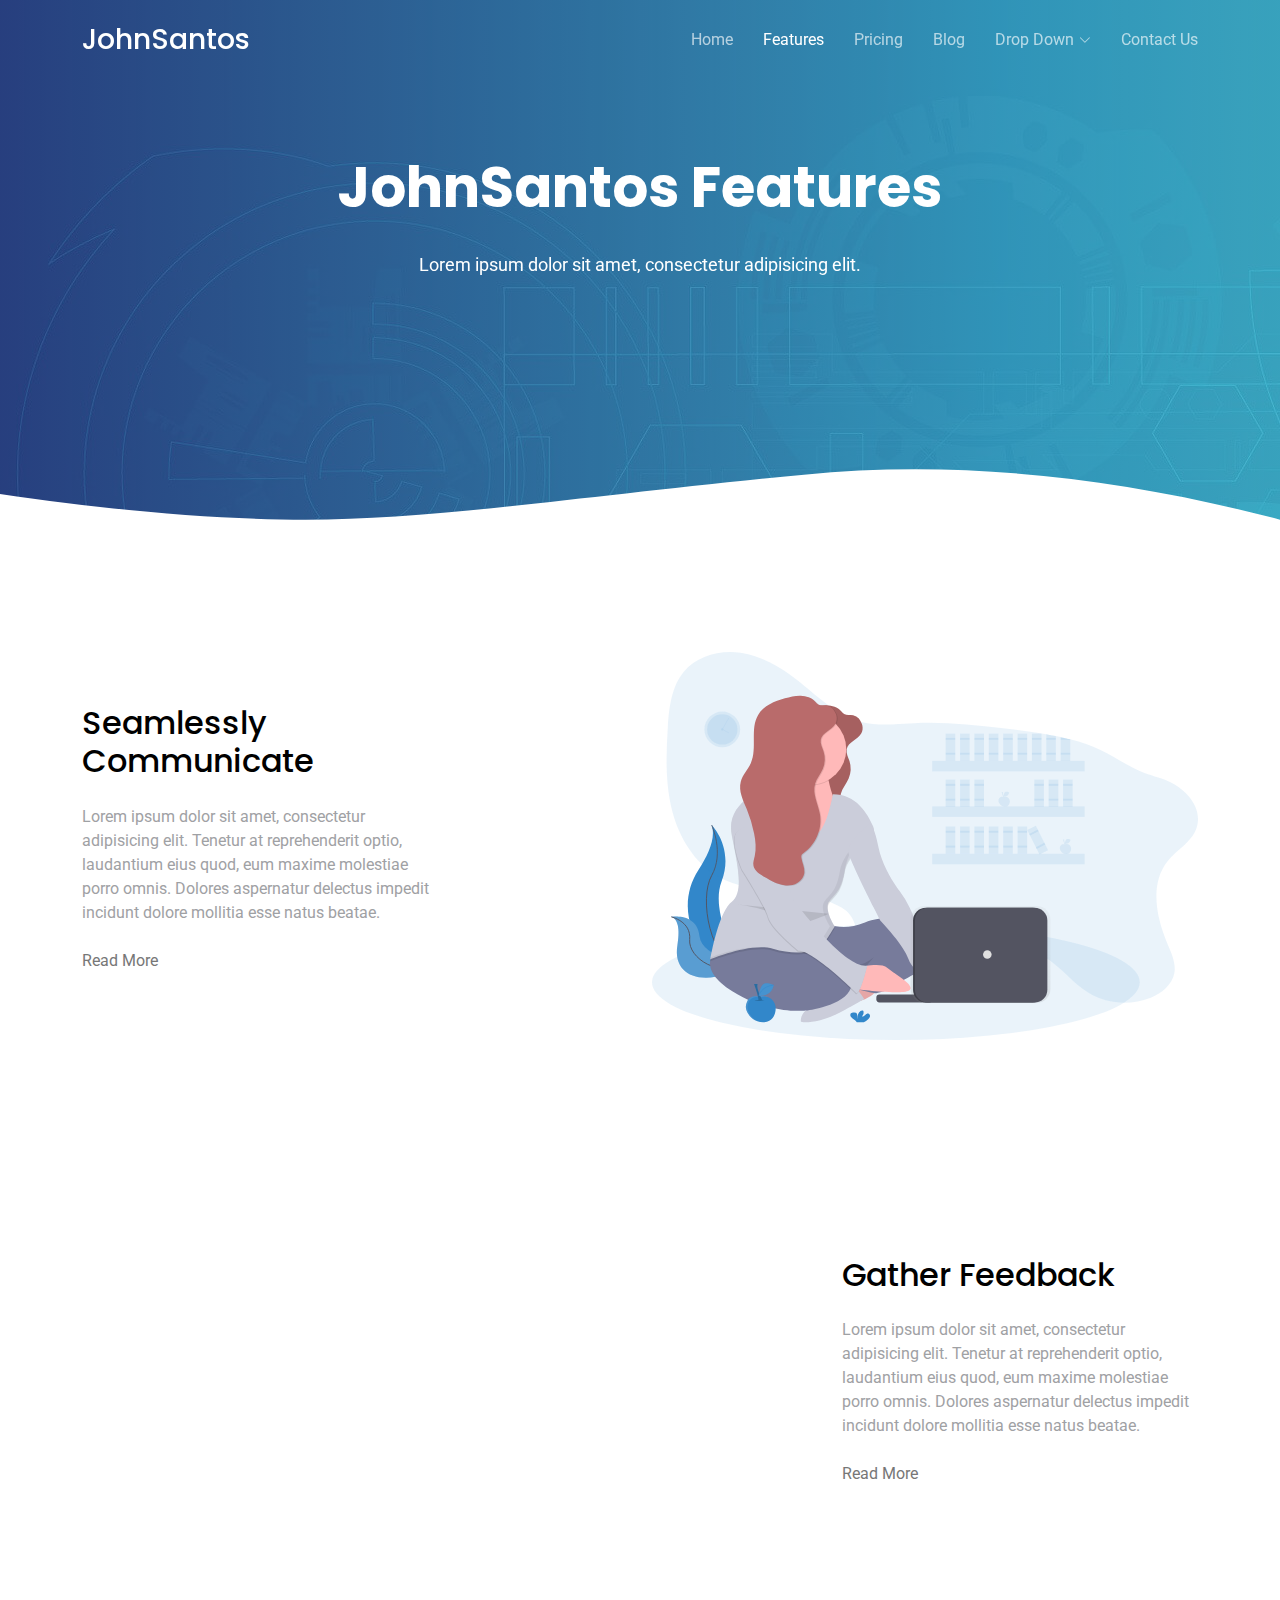
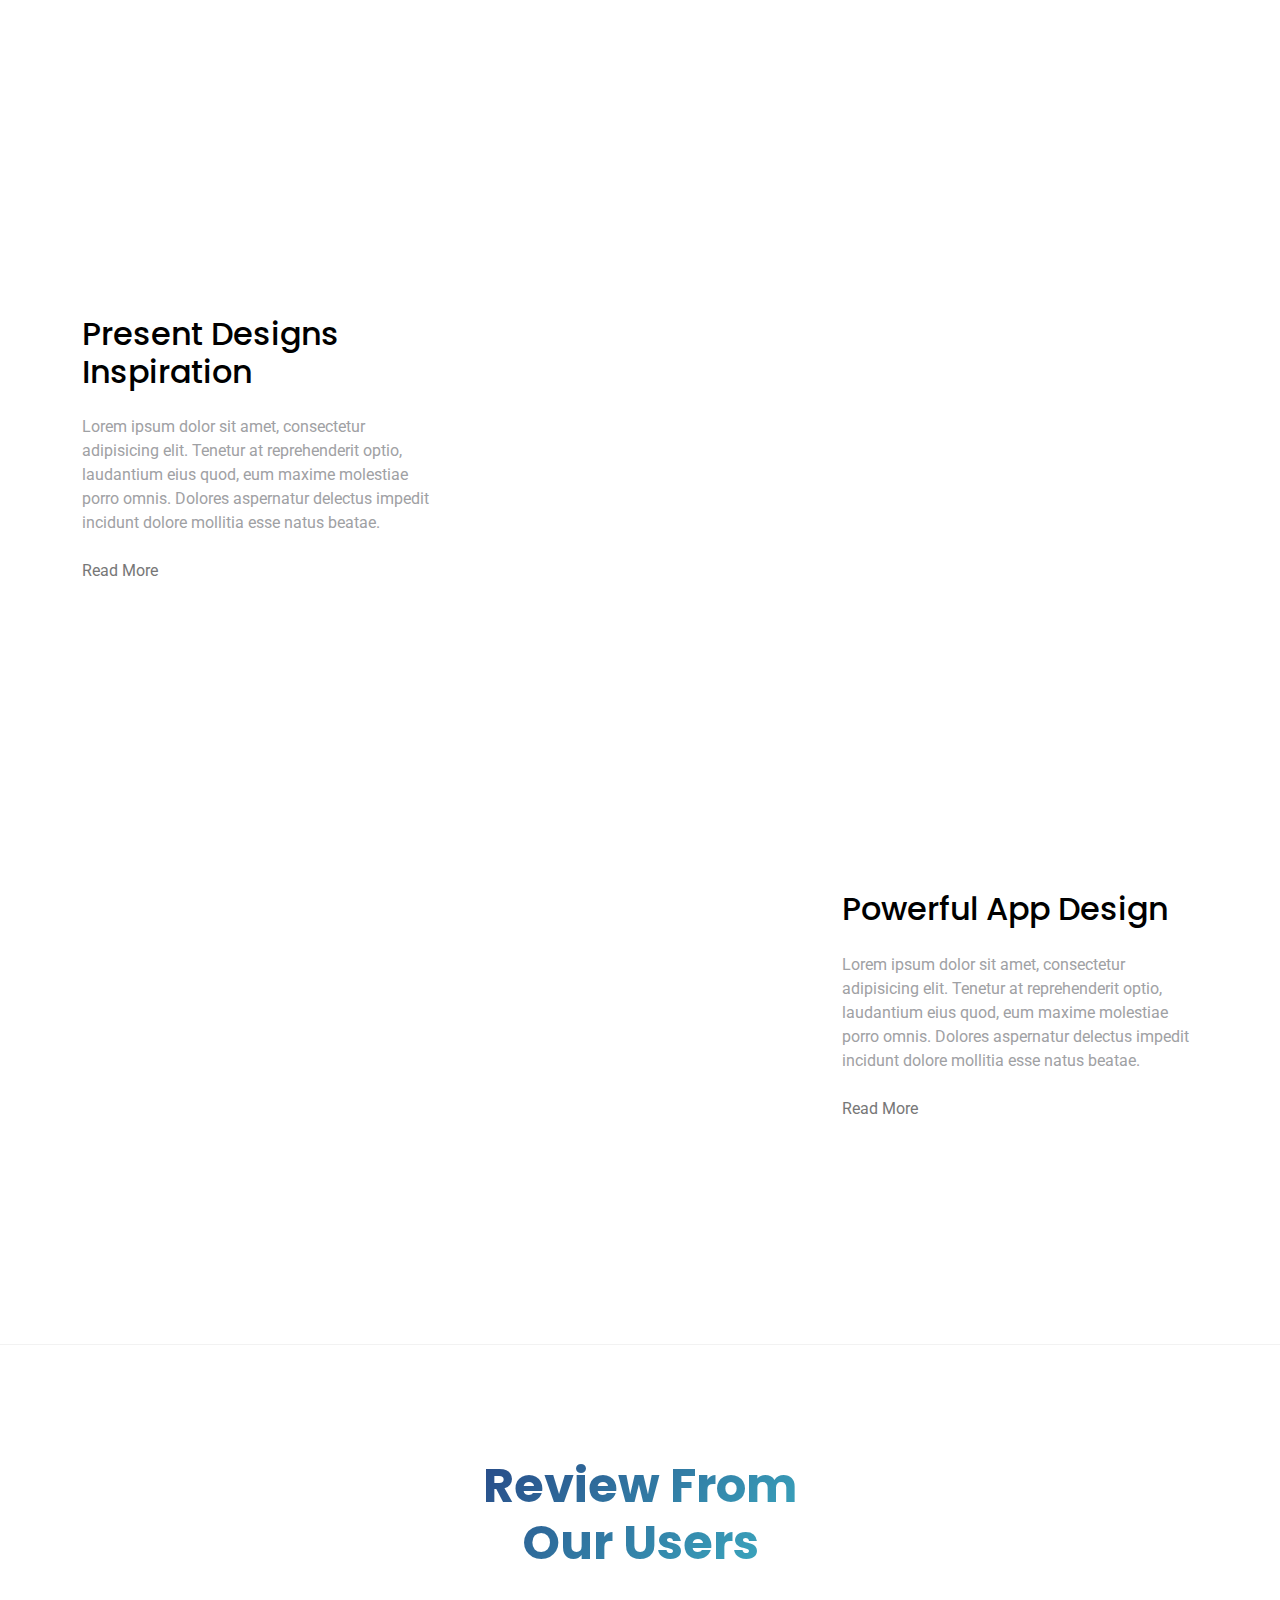
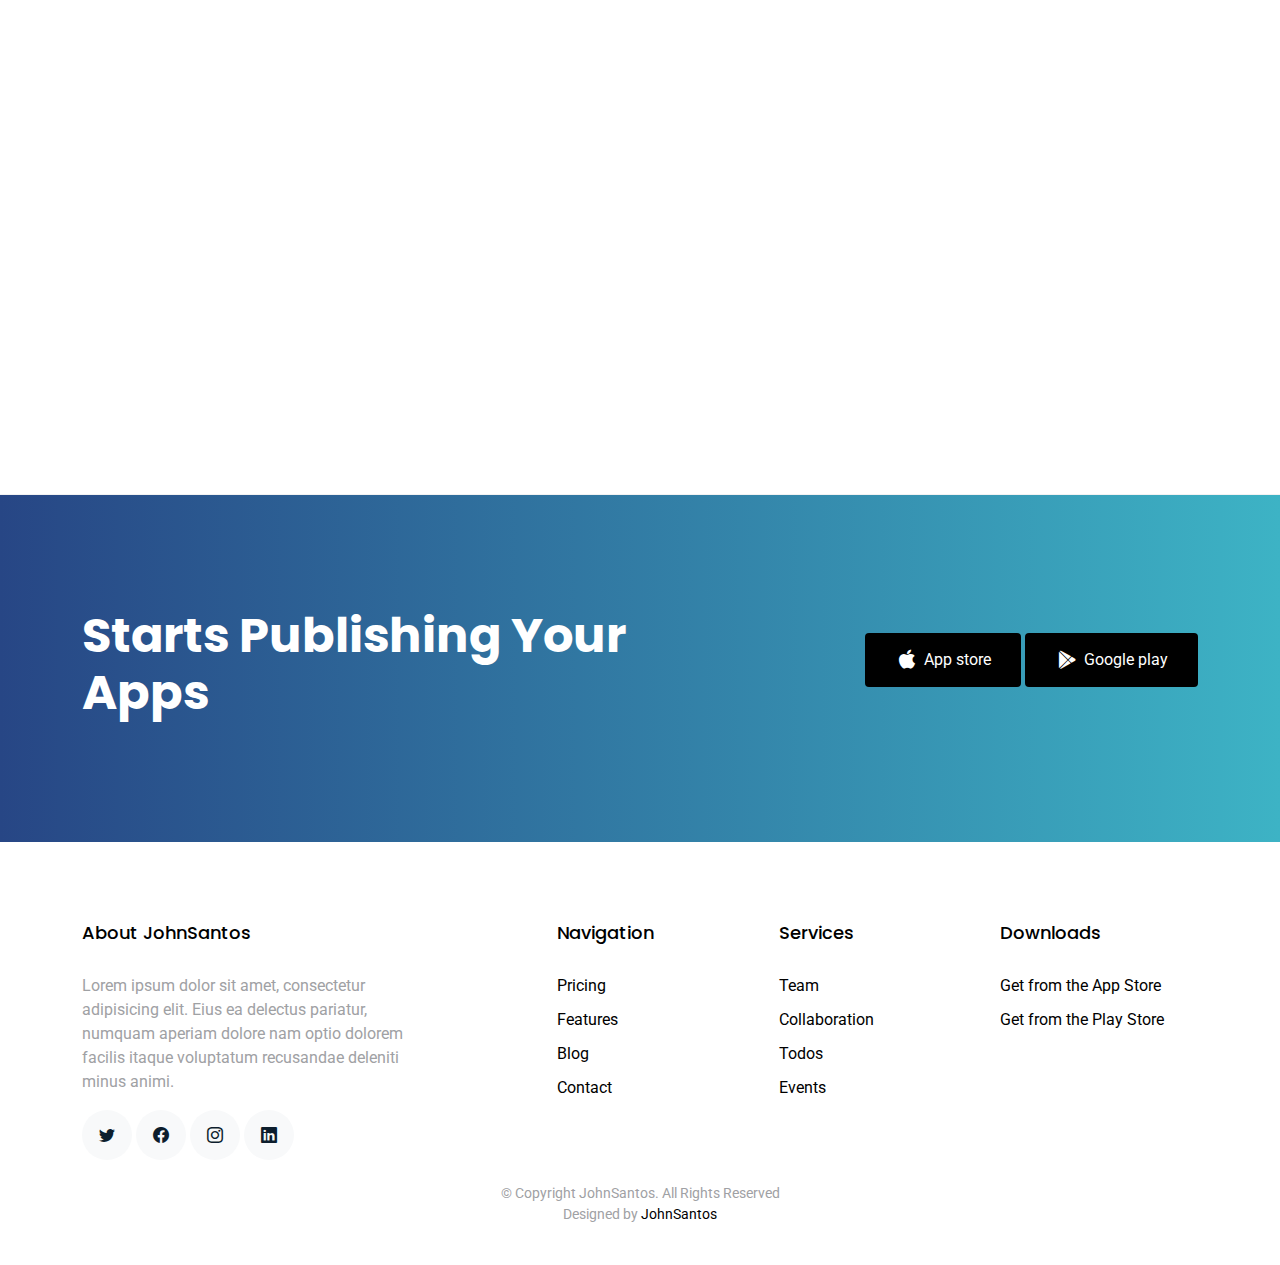
<file: features.html>
<!DOCTYPE html>
<html lang="en">

<head>
  <meta charset="utf-8">
  <meta content="width=device-width, initial-scale=1.0" name="viewport">

  <title>JohnSantos Bootstrap Template - Features</title>
  <meta content="" name="description">
  <meta content="" name="keywords">

  <!-- Favicons -->
  <link href="assets/img/favicon.png" rel="icon">
  <link href="assets/img/apple-touch-icon.png" rel="apple-touch-icon">

  <!-- Google Fonts -->
  <link href="https://fonts.googleapis.com/css?family=Roboto:300,300i,400,400i,500,500i,600,600i,700,700i|Poppins:300,300i,400,400i,500,500i,600,600i,700,700i" rel="stylesheet">

  <!-- Vendor CSS Files -->
  <link href="assets/vendor/aos/aos.css" rel="stylesheet">
  <link href="assets/vendor/bootstrap/css/bootstrap.min.css" rel="stylesheet">
  <link href="assets/vendor/bootstrap-icons/bootstrap-icons.css" rel="stylesheet">
  <link href="assets/vendor/boxicons/css/boxicons.min.css" rel="stylesheet">
  <link href="assets/vendor/swiper/swiper-bundle.min.css" rel="stylesheet">

  <!-- Template Main CSS File -->
  <link href="assets/css/style.css" rel="stylesheet">

  <!-- =======================================================
  * Template Name: JohnSantos - v4.7.0
  * Template URL: https://JohnSantos.com/JohnSantos-bootstrap-app-landing-page-template/
  * Author: JohnSantos.com
  * License: https://JohnSantos.com/license/
  ======================================================== -->
</head>

<body>

  <!-- ======= Header ======= -->
  <header id="header" class="fixed-top d-flex align-items-center">
    <div class="container d-flex justify-content-between align-items-center">

      <div class="logo">
        <h1><a href="index.html">JohnSantos</a></h1>
        <!-- Uncomment below if you prefer to use an image logo -->
        <!-- <a href="index.html"><img src="assets/img/logo.png" alt="" class="img-fluid"></a>-->
      </div>

      <nav id="navbar" class="navbar">
        <ul>
          <li><a class="" href="index.html">Home</a></li>
          <li><a class="active" href="features.html">Features</a></li>
          <li><a href="pricing.html">Pricing</a></li>
          <li><a href="blog.html">Blog</a></li>
          <li class="dropdown"><a href="#"><span>Drop Down</span> <i class="bi bi-chevron-down"></i></a>
            <ul>
              <li><a href="#">Drop Down 1</a></li>
              <li class="dropdown"><a href="#"><span>Deep Drop Down</span> <i class="bi bi-chevron-right"></i></a>
                <ul>
                  <li><a href="#">Deep Drop Down 1</a></li>
                  <li><a href="#">Deep Drop Down 2</a></li>
                  <li><a href="#">Deep Drop Down 3</a></li>
                  <li><a href="#">Deep Drop Down 4</a></li>
                  <li><a href="#">Deep Drop Down 5</a></li>
                </ul>
              </li>
              <li><a href="#">Drop Down 2</a></li>
              <li><a href="#">Drop Down 3</a></li>
              <li><a href="#">Drop Down 4</a></li>
            </ul>
          </li>
          <li><a href="contact.html">Contact Us</a></li>
        </ul>
        <i class="bi bi-list mobile-nav-toggle"></i>
      </nav><!-- .navbar -->

    </div>
  </header><!-- End Header -->

  <main id="main">

    <!-- ======= Features Section ======= -->

    <section class="hero-section inner-page">
      <div class="wave">

        <svg width="1920px" height="265px" viewBox="0 0 1920 265" version="1.1" xmlns="http://www.w3.org/2000/svg" xmlns:xlink="http://www.w3.org/1999/xlink">
          <g id="Page-1" stroke="none" stroke-width="1" fill="none" fill-rule="evenodd">
            <g id="Apple-TV" transform="translate(0.000000, -402.000000)" fill="#FFFFFF">
              <path d="M0,439.134243 C175.04074,464.89273 327.944386,477.771974 458.710937,477.771974 C654.860765,477.771974 870.645295,442.632362 1205.9828,410.192501 C1429.54114,388.565926 1667.54687,411.092417 1920,477.771974 L1920,667 L1017.15166,667 L0,667 L0,439.134243 Z" id="Path"></path>
            </g>
          </g>
        </svg>

      </div>

      <div class="container">
        <div class="row align-items-center">
          <div class="col-12">
            <div class="row justify-content-center">
              <div class="col-md-7 text-center hero-text">
                <h1 data-aos="fade-up" data-aos-delay="">JohnSantos Features</h1>
                <p class="mb-5" data-aos="fade-up" data-aos-delay="100">Lorem ipsum dolor sit amet, consectetur adipisicing elit.</p>
              </div>
            </div>
          </div>
        </div>
      </div>

    </section>

    <section class="section pb-0">
      <div class="container">
        <div class="row align-items-center">
          <div class="col-md-4 me-auto">
            <h2 class="mb-4">Seamlessly Communicate</h2>
            <p class="mb-4">Lorem ipsum dolor sit amet, consectetur adipisicing elit. Tenetur at reprehenderit optio, laudantium eius quod, eum maxime molestiae porro omnis. Dolores aspernatur delectus impedit incidunt dolore mollitia esse natus beatae.</p>
            <p><a href="#">Read More</a></p>
          </div>
          <div class="col-md-6" data-aos="fade-left">
            <img src="assets/img/undraw_svg_2.svg" alt="Image" class="img-fluid">
          </div>
        </div>
      </div>
    </section>

    <section class="section">
      <div class="container">
        <div class="row align-items-center">
          <div class="col-md-4 ms-auto order-2">
            <h2 class="mb-4">Gather Feedback</h2>
            <p class="mb-4">Lorem ipsum dolor sit amet, consectetur adipisicing elit. Tenetur at reprehenderit optio, laudantium eius quod, eum maxime molestiae porro omnis. Dolores aspernatur delectus impedit incidunt dolore mollitia esse natus beatae.</p>
            <p><a href="#">Read More</a></p>
          </div>
          <div class="col-md-6" data-aos="fade-right">
            <img src="assets/img/undraw_svg_3.svg" alt="Image" class="img-fluid">
          </div>
        </div>
      </div>
    </section>

    <section class="section pb-0">
      <div class="container">
        <div class="row align-items-center">
          <div class="col-md-4 me-auto">
            <h2 class="mb-4">Present Designs Inspiration</h2>
            <p class="mb-4">Lorem ipsum dolor sit amet, consectetur adipisicing elit. Tenetur at reprehenderit optio, laudantium eius quod, eum maxime molestiae porro omnis. Dolores aspernatur delectus impedit incidunt dolore mollitia esse natus beatae.</p>
            <p><a href="#">Read More</a></p>
          </div>
          <div class="col-md-6" data-aos="fade-left">
            <img src="assets/img/undraw_svg_3.svg" alt="Image" class="img-fluid">
          </div>
        </div>
      </div>
    </section>

    <section class="section">
      <div class="container">
        <div class="row align-items-center">
          <div class="col-md-4 ms-auto order-2">
            <h2 class="mb-4">Powerful App Design </h2>
            <p class="mb-4">Lorem ipsum dolor sit amet, consectetur adipisicing elit. Tenetur at reprehenderit optio, laudantium eius quod, eum maxime molestiae porro omnis. Dolores aspernatur delectus impedit incidunt dolore mollitia esse natus beatae.</p>
            <p><a href="#">Read More</a></p>
          </div>
          <div class="col-md-6" data-aos="fade-right">
            <img src="assets/img/undraw_svg_4.svg" alt="Image" class="img-fluid">
          </div>
        </div>
      </div>
    </section>

    <!-- ======= Testimonials Section ======= -->
    <section class="section border-top border-bottom">
      <div class="container">
        <div class="row justify-content-center text-center mb-5">
          <div class="col-md-4">
            <h2 class="section-heading">Review From Our Users</h2>
          </div>
        </div>
        <div class="row justify-content-center text-center">
          <div class="col-md-7">

            <div class="testimonials-slider swiper" data-aos="fade-up" data-aos-delay="100">
              <div class="swiper-wrapper">

                <div class="swiper-slide">
                  <div class="review text-center">
                    <p class="stars">
                      <span class="bi bi-star-fill"></span>
                      <span class="bi bi-star-fill"></span>
                      <span class="bi bi-star-fill"></span>
                      <span class="bi bi-star-fill"></span>
                      <span class="bi bi-star-fill muted"></span>
                    </p>
                    <h3>Excellent App!</h3>
                    <blockquote>
                      <p>Lorem ipsum dolor sit amet, consectetur adipisicing elit. Eius ea delectus pariatur, numquam
                        aperiam dolore nam optio dolorem facilis itaque voluptatum recusandae deleniti minus animi,
                        provident voluptates consectetur maiores quos.</p>
                    </blockquote>

                    <p class="review-user">
                      <img src="assets/img/person_1.jpg" alt="Image" class="img-fluid rounded-circle mb-3">
                      <span class="d-block">
                        <span class="text-black">Jean Doe</span>, &mdash; App User
                      </span>
                    </p>

                  </div>
                </div><!-- End testimonial item -->

                <div class="swiper-slide">
                  <div class="review text-center">
                    <p class="stars">
                      <span class="bi bi-star-fill"></span>
                      <span class="bi bi-star-fill"></span>
                      <span class="bi bi-star-fill"></span>
                      <span class="bi bi-star-fill"></span>
                      <span class="bi bi-star-fill muted"></span>
                    </p>
                    <h3>This App is easy to use!</h3>
                    <blockquote>
                      <p>Lorem ipsum dolor sit amet, consectetur adipisicing elit. Eius ea delectus pariatur, numquam
                        aperiam dolore nam optio dolorem facilis itaque voluptatum recusandae deleniti minus animi,
                        provident voluptates consectetur maiores quos.</p>
                    </blockquote>

                    <p class="review-user">
                      <img src="assets/img/person_2.jpg" alt="Image" class="img-fluid rounded-circle mb-3">
                      <span class="d-block">
                        <span class="text-black">Johan Smith</span>, &mdash; App User
                      </span>
                    </p>

                  </div>
                </div><!-- End testimonial item -->

                <div class="swiper-slide">
                  <div class="review text-center">
                    <p class="stars">
                      <span class="bi bi-star-fill"></span>
                      <span class="bi bi-star-fill"></span>
                      <span class="bi bi-star-fill"></span>
                      <span class="bi bi-star-fill"></span>
                      <span class="bi bi-star-fill muted"></span>
                    </p>
                    <h3>Awesome functionality!</h3>
                    <blockquote>
                      <p>Lorem ipsum dolor sit amet, consectetur adipisicing elit. Eius ea delectus pariatur, numquam
                        aperiam dolore nam optio dolorem facilis itaque voluptatum recusandae deleniti minus animi,
                        provident voluptates consectetur maiores quos.</p>
                    </blockquote>

                    <p class="review-user">
                      <img src="assets/img/person_3.jpg" alt="Image" class="img-fluid rounded-circle mb-3">
                      <span class="d-block">
                        <span class="text-black">Jean Thunberg</span>, &mdash; App User
                      </span>
                    </p>

                  </div>
                </div><!-- End testimonial item -->

              </div>
              <div class="swiper-pagination"></div>
            </div>
          </div>
        </div>
      </div>
    </section><!-- End Testimonials Section -->

    <!-- ======= CTA Section ======= -->
    <section class="section cta-section">
      <div class="container">
        <div class="row align-items-center">
          <div class="col-md-6 me-auto text-center text-md-start mb-5 mb-md-0">
            <h2>Starts Publishing Your Apps</h2>
          </div>
          <div class="col-md-5 text-center text-md-end">
            <p><a href="#" class="btn d-inline-flex align-items-center"><i class="bx bxl-apple"></i><span>App store</span></a> <a href="#" class="btn d-inline-flex align-items-center"><i class="bx bxl-play-store"></i><span>Google play</span></a></p>
          </div>
        </div>
      </div>
    </section><!-- End CTA Section -->

  </main><!-- End #main -->

  <!-- ======= Footer ======= -->
  <footer class="footer" role="contentinfo">
    <div class="container">
      <div class="row">
        <div class="col-md-4 mb-4 mb-md-0">
          <h3>About JohnSantos</h3>
          <p>Lorem ipsum dolor sit amet, consectetur adipisicing elit. Eius ea delectus pariatur, numquam aperiam
            dolore nam optio dolorem facilis itaque voluptatum recusandae deleniti minus animi.</p>
          <p class="social">
            <a href="#"><span class="bi bi-twitter"></span></a>
            <a href="#"><span class="bi bi-facebook"></span></a>
            <a href="#"><span class="bi bi-instagram"></span></a>
            <a href="#"><span class="bi bi-linkedin"></span></a>
          </p>
        </div>
        <div class="col-md-7 ms-auto">
          <div class="row site-section pt-0">
            <div class="col-md-4 mb-4 mb-md-0">
              <h3>Navigation</h3>
              <ul class="list-unstyled">
                <li><a href="#">Pricing</a></li>
                <li><a href="#">Features</a></li>
                <li><a href="#">Blog</a></li>
                <li><a href="#">Contact</a></li>
              </ul>
            </div>
            <div class="col-md-4 mb-4 mb-md-0">
              <h3>Services</h3>
              <ul class="list-unstyled">
                <li><a href="#">Team</a></li>
                <li><a href="#">Collaboration</a></li>
                <li><a href="#">Todos</a></li>
                <li><a href="#">Events</a></li>
              </ul>
            </div>
            <div class="col-md-4 mb-4 mb-md-0">
              <h3>Downloads</h3>
              <ul class="list-unstyled">
                <li><a href="#">Get from the App Store</a></li>
                <li><a href="#">Get from the Play Store</a></li>
              </ul>
            </div>
          </div>
        </div>
      </div>

      <div class="row justify-content-center text-center">
        <div class="col-md-7">
          <p class="copyright">&copy; Copyright JohnSantos. All Rights Reserved</p>
          <div class="credits">
            <!--
            All the links in the footer should remain intact.
            You can delete the links only if you purchased the pro version.
            Licensing information: https://JohnSantos.com/license/
            Purchase the pro version with working PHP/AJAX contact form: https://JohnSantos.com/buy/?theme=JohnSantos
          -->
            Designed by <a href="https://JohnSantos.com/">JohnSantos</a>
          </div>
        </div>
      </div>

    </div>
  </footer>

  <a href="#" class="back-to-top d-flex align-items-center justify-content-center"><i class="bi bi-arrow-up-short"></i></a>

  <!-- Vendor JS Files -->
  <script src="assets/vendor/aos/aos.js"></script>
  <script src="assets/vendor/bootstrap/js/bootstrap.bundle.min.js"></script>
  <script src="assets/vendor/swiper/swiper-bundle.min.js"></script>
  <script src="assets/vendor/php-email-form/validate.js"></script>

  <!-- Template Main JS File -->
  <script src="assets/js/main.js"></script>

</body>

</html>
</file>
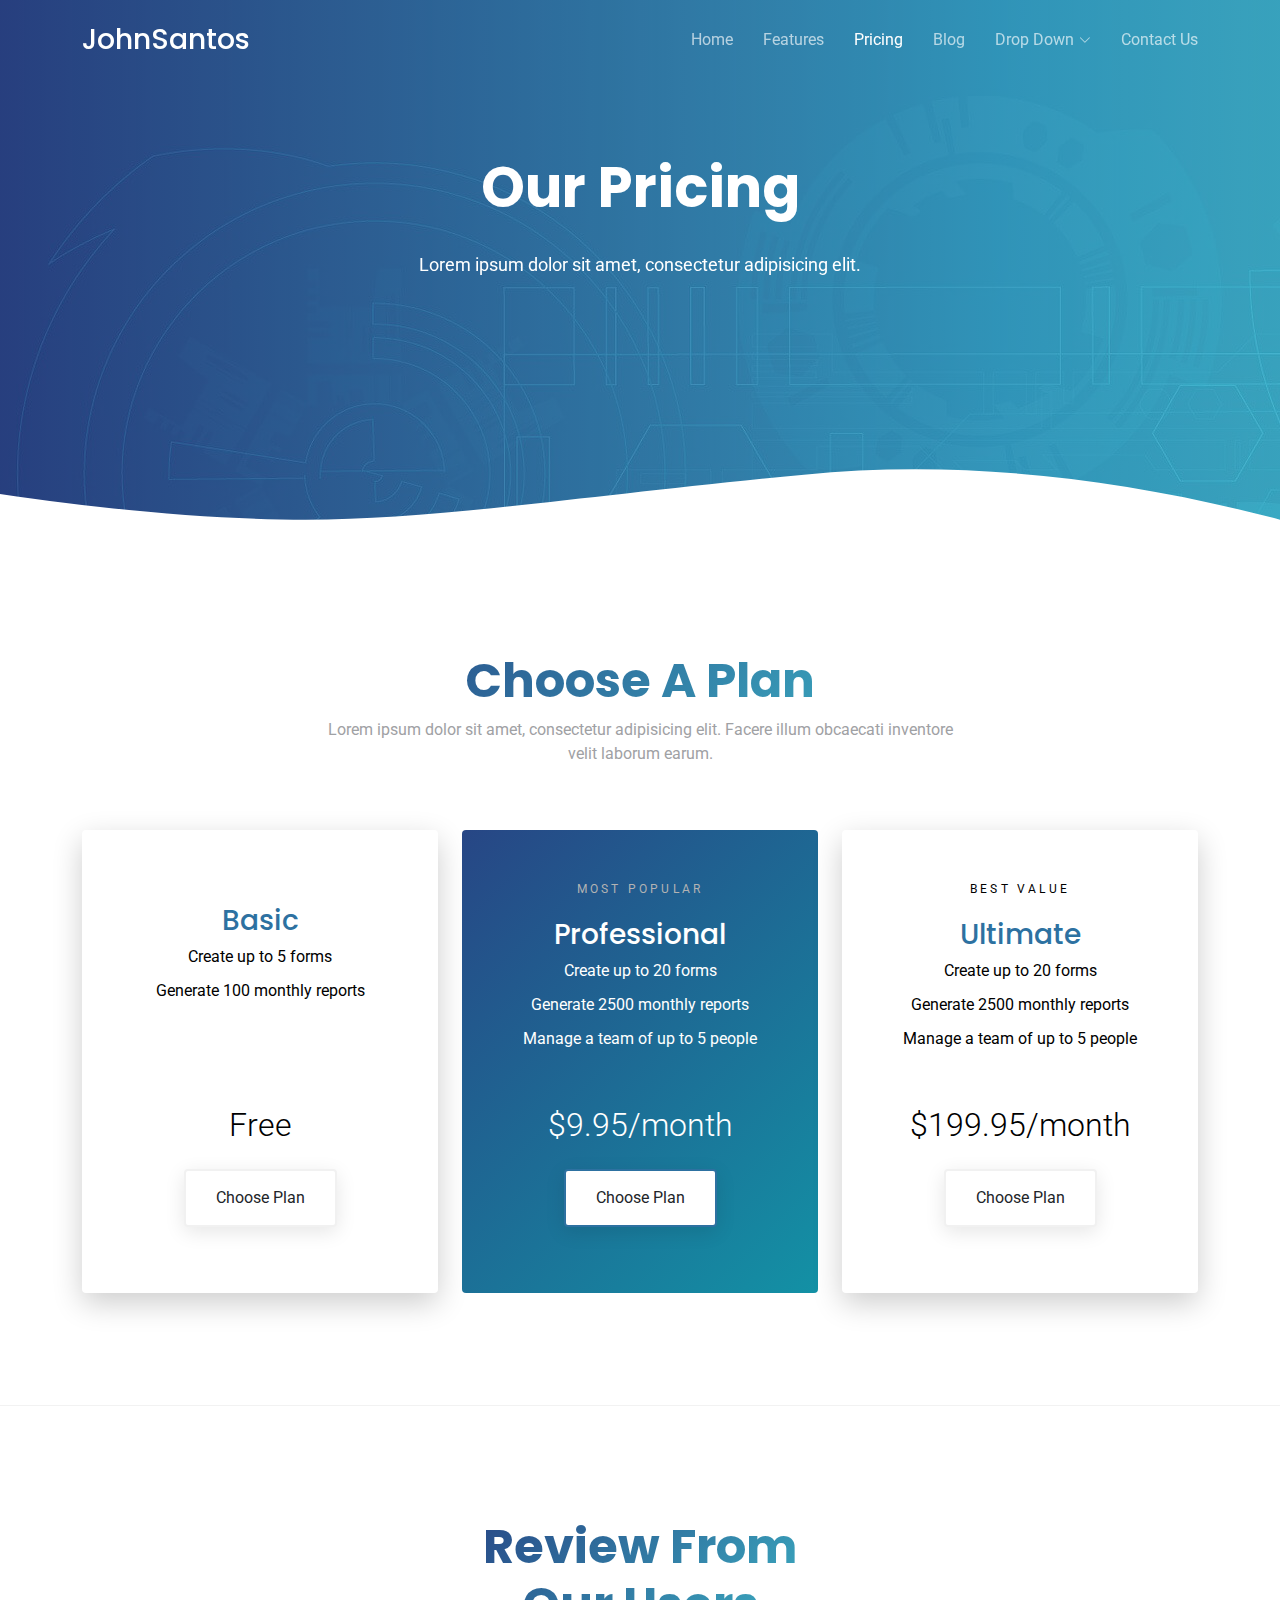
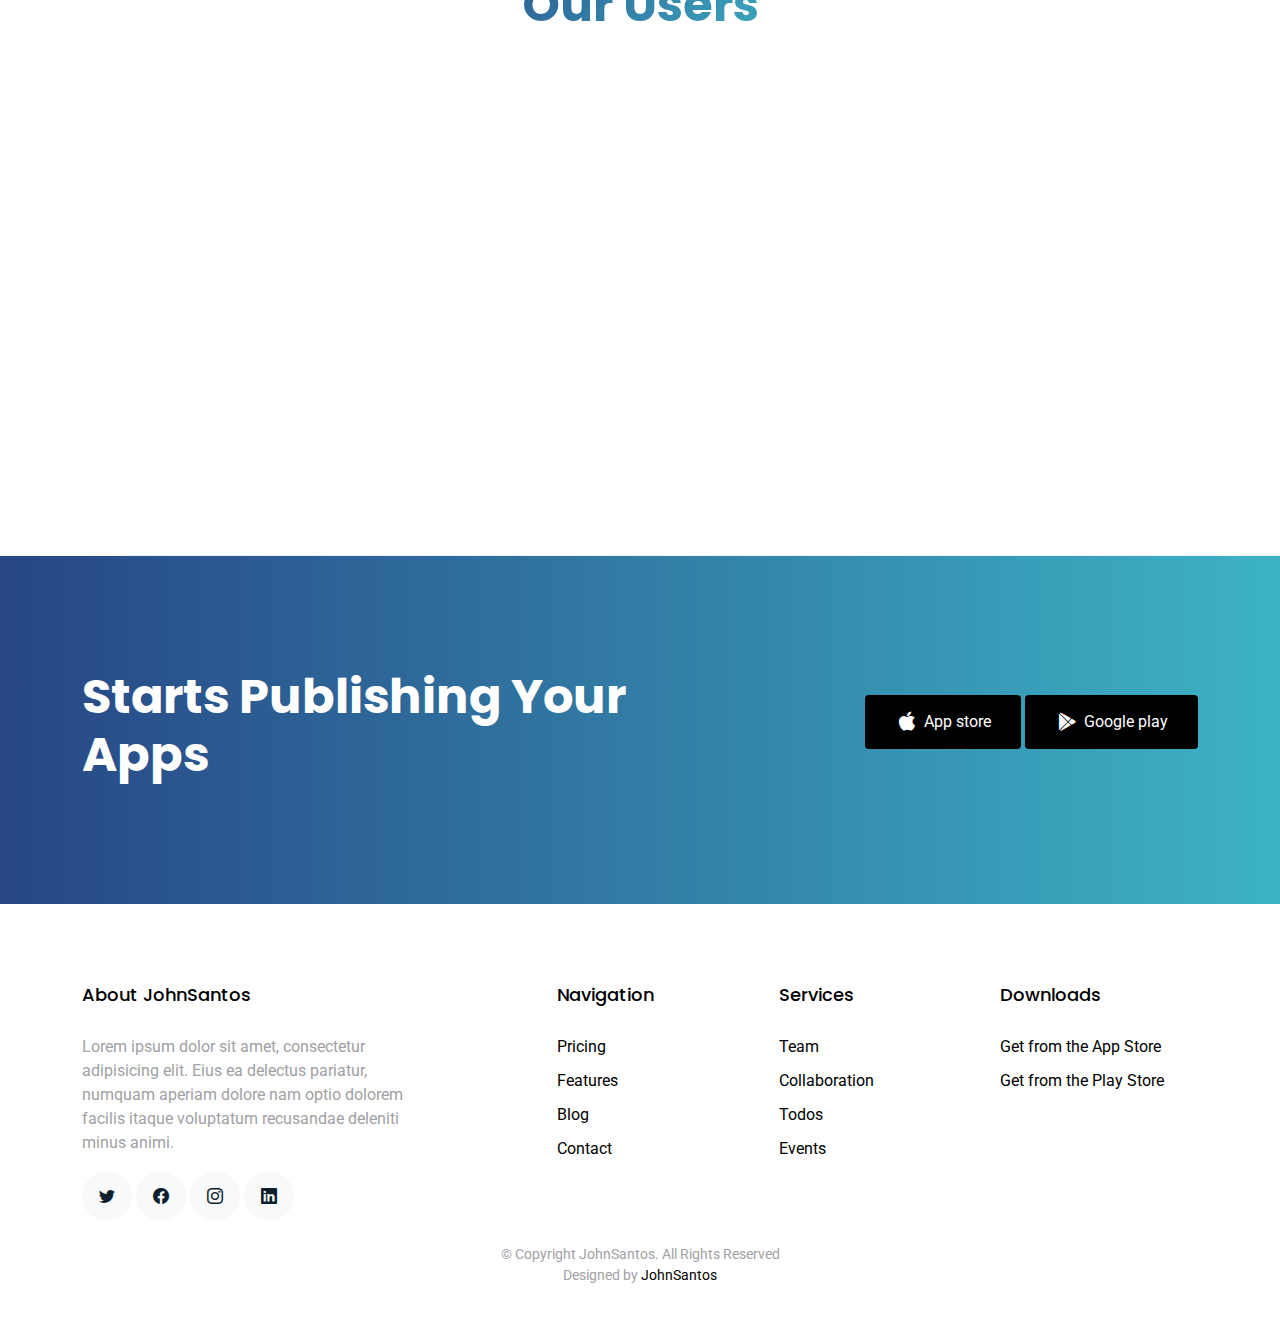
<file: pricing.html>
<!DOCTYPE html>
<html lang="en">

<head>
  <meta charset="utf-8">
  <meta content="width=device-width, initial-scale=1.0" name="viewport">

  <title>JohnSantos Bootstrap Template - Pricing</title>
  <meta content="" name="description">
  <meta content="" name="keywords">

  <!-- Favicons -->
  <link href="assets/img/favicon.png" rel="icon">
  <link href="assets/img/apple-touch-icon.png" rel="apple-touch-icon">

  <!-- Google Fonts -->
  <link href="https://fonts.googleapis.com/css?family=Roboto:300,300i,400,400i,500,500i,600,600i,700,700i|Poppins:300,300i,400,400i,500,500i,600,600i,700,700i" rel="stylesheet">

  <!-- Vendor CSS Files -->
  <link href="assets/vendor/aos/aos.css" rel="stylesheet">
  <link href="assets/vendor/bootstrap/css/bootstrap.min.css" rel="stylesheet">
  <link href="assets/vendor/bootstrap-icons/bootstrap-icons.css" rel="stylesheet">
  <link href="assets/vendor/boxicons/css/boxicons.min.css" rel="stylesheet">
  <link href="assets/vendor/swiper/swiper-bundle.min.css" rel="stylesheet">

  <!-- Template Main CSS File -->
  <link href="assets/css/style.css" rel="stylesheet">

  <!-- =======================================================
  * Template Name: JohnSantos - v4.7.0
  * Template URL: https://JohnSantos.com/JohnSantos-bootstrap-app-landing-page-template/
  * Author: JohnSantos.com
  * License: https://JohnSantos.com/license/
  ======================================================== -->
</head>

<body>

  <!-- ======= Header ======= -->
  <header id="header" class="fixed-top d-flex align-items-center">
    <div class="container d-flex justify-content-between align-items-center">

      <div class="logo">
        <h1><a href="index.html">JohnSantos</a></h1>
        <!-- Uncomment below if you prefer to use an image logo -->
        <!-- <a href="index.html"><img src="assets/img/logo.png" alt="" class="img-fluid"></a>-->
      </div>

      <nav id="navbar" class="navbar">
        <ul>
          <li><a class="" href="index.html">Home</a></li>
          <li><a href="features.html">Features</a></li>
          <li><a class="active" href="pricing.html">Pricing</a></li>
          <li><a href="blog.html">Blog</a></li>
          <li class="dropdown"><a href="#"><span>Drop Down</span> <i class="bi bi-chevron-down"></i></a>
            <ul>
              <li><a href="#">Drop Down 1</a></li>
              <li class="dropdown"><a href="#"><span>Deep Drop Down</span> <i class="bi bi-chevron-right"></i></a>
                <ul>
                  <li><a href="#">Deep Drop Down 1</a></li>
                  <li><a href="#">Deep Drop Down 2</a></li>
                  <li><a href="#">Deep Drop Down 3</a></li>
                  <li><a href="#">Deep Drop Down 4</a></li>
                  <li><a href="#">Deep Drop Down 5</a></li>
                </ul>
              </li>
              <li><a href="#">Drop Down 2</a></li>
              <li><a href="#">Drop Down 3</a></li>
              <li><a href="#">Drop Down 4</a></li>
            </ul>
          </li>
          <li><a href="contact.html">Contact Us</a></li>
        </ul>
        <i class="bi bi-list mobile-nav-toggle"></i>
      </nav><!-- .navbar -->

    </div>
  </header><!-- End Header -->

  <main id="main">

    <!-- ======= FeatPricingures Section ======= -->
    <div class="hero-section inner-page">
      <div class="wave">

        <svg width="1920px" height="265px" viewBox="0 0 1920 265" version="1.1" xmlns="http://www.w3.org/2000/svg" xmlns:xlink="http://www.w3.org/1999/xlink">
          <g id="Page-1" stroke="none" stroke-width="1" fill="none" fill-rule="evenodd">
            <g id="Apple-TV" transform="translate(0.000000, -402.000000)" fill="#FFFFFF">
              <path d="M0,439.134243 C175.04074,464.89273 327.944386,477.771974 458.710937,477.771974 C654.860765,477.771974 870.645295,442.632362 1205.9828,410.192501 C1429.54114,388.565926 1667.54687,411.092417 1920,477.771974 L1920,667 L1017.15166,667 L0,667 L0,439.134243 Z" id="Path"></path>
            </g>
          </g>
        </svg>

      </div>

      <div class="container">
        <div class="row align-items-center">
          <div class="col-12">
            <div class="row justify-content-center">
              <div class="col-md-7 text-center hero-text">
                <h1 data-aos="fade-up" data-aos-delay="">Our Pricing</h1>
                <p class="mb-5" data-aos="fade-up" data-aos-delay="100">Lorem ipsum dolor sit amet, consectetur adipisicing elit.</p>
              </div>
            </div>
          </div>
        </div>
      </div>

    </div>

    <section class="section">
      <div class="container">

        <div class="row justify-content-center text-center">
          <div class="col-md-7 mb-5">
            <h2 class="section-heading">Choose A Plan</h2>
            <p>Lorem ipsum dolor sit amet, consectetur adipisicing elit. Facere illum obcaecati inventore velit laborum earum.</p>
          </div>
        </div>
        <div class="row align-items-stretch">

          <div class="col-lg-4 mb-4 mb-lg-0">
            <div class="pricing h-100 text-center">
              <span>&nbsp;</span>
              <h3>Basic</h3>
              <ul class="list-unstyled">
                <li>Create up to 5 forms</li>
                <li>Generate 100 monthly reports</li>
              </ul>
              <div class="price-cta">
                <strong class="price">Free</strong>
                <p><a href="#" class="btn btn-white">Choose Plan</a></p>
              </div>
            </div>
          </div>
          <div class="col-lg-4 mb-4 mb-lg-0">
            <div class="pricing h-100 text-center popular">
              <span class="popularity">Most Popular</span>
              <h3>Professional</h3>
              <ul class="list-unstyled">
                <li>Create up to 20 forms</li>
                <li>Generate 2500 monthly reports</li>
                <li>Manage a team of up to 5 people</li>
              </ul>
              <div class="price-cta">
                <strong class="price">$9.95/month</strong>
                <p><a href="#" class="btn btn-white">Choose Plan</a></p>
              </div>
            </div>
          </div>
          <div class="col-lg-4 mb-4 mb-lg-0">
            <div class="pricing h-100 text-center">
              <span class="popularity">Best Value</span>
              <h3>Ultimate</h3>
              <ul class="list-unstyled">
                <li>Create up to 20 forms</li>
                <li>Generate 2500 monthly reports</li>
                <li>Manage a team of up to 5 people</li>
              </ul>
              <div class="price-cta">
                <strong class="price">$199.95/month</strong>
                <p><a href="#" class="btn btn-white">Choose Plan</a></p>
              </div>
            </div>
          </div>
        </div>
      </div>
    </section>

    <!-- ======= Testimonials Section ======= -->
    <section class="section border-top border-bottom">
      <div class="container">
        <div class="row justify-content-center text-center mb-5">
          <div class="col-md-4">
            <h2 class="section-heading">Review From Our Users</h2>
          </div>
        </div>
        <div class="row justify-content-center text-center">
          <div class="col-md-7">

            <div class="testimonials-slider swiper" data-aos="fade-up" data-aos-delay="100">
              <div class="swiper-wrapper">

                <div class="swiper-slide">
                  <div class="review text-center">
                    <p class="stars">
                      <span class="bi bi-star-fill"></span>
                      <span class="bi bi-star-fill"></span>
                      <span class="bi bi-star-fill"></span>
                      <span class="bi bi-star-fill"></span>
                      <span class="bi bi-star-fill muted"></span>
                    </p>
                    <h3>Excellent App!</h3>
                    <blockquote>
                      <p>Lorem ipsum dolor sit amet, consectetur adipisicing elit. Eius ea delectus pariatur, numquam
                        aperiam dolore nam optio dolorem facilis itaque voluptatum recusandae deleniti minus animi,
                        provident voluptates consectetur maiores quos.</p>
                    </blockquote>

                    <p class="review-user">
                      <img src="assets/img/person_1.jpg" alt="Image" class="img-fluid rounded-circle mb-3">
                      <span class="d-block">
                        <span class="text-black">Jean Doe</span>, &mdash; App User
                      </span>
                    </p>

                  </div>
                </div><!-- End testimonial item -->

                <div class="swiper-slide">
                  <div class="review text-center">
                    <p class="stars">
                      <span class="bi bi-star-fill"></span>
                      <span class="bi bi-star-fill"></span>
                      <span class="bi bi-star-fill"></span>
                      <span class="bi bi-star-fill"></span>
                      <span class="bi bi-star-fill muted"></span>
                    </p>
                    <h3>This App is easy to use!</h3>
                    <blockquote>
                      <p>Lorem ipsum dolor sit amet, consectetur adipisicing elit. Eius ea delectus pariatur, numquam
                        aperiam dolore nam optio dolorem facilis itaque voluptatum recusandae deleniti minus animi,
                        provident voluptates consectetur maiores quos.</p>
                    </blockquote>

                    <p class="review-user">
                      <img src="assets/img/person_2.jpg" alt="Image" class="img-fluid rounded-circle mb-3">
                      <span class="d-block">
                        <span class="text-black">Johan Smith</span>, &mdash; App User
                      </span>
                    </p>

                  </div>
                </div><!-- End testimonial item -->

                <div class="swiper-slide">
                  <div class="review text-center">
                    <p class="stars">
                      <span class="bi bi-star-fill"></span>
                      <span class="bi bi-star-fill"></span>
                      <span class="bi bi-star-fill"></span>
                      <span class="bi bi-star-fill"></span>
                      <span class="bi bi-star-fill muted"></span>
                    </p>
                    <h3>Awesome functionality!</h3>
                    <blockquote>
                      <p>Lorem ipsum dolor sit amet, consectetur adipisicing elit. Eius ea delectus pariatur, numquam
                        aperiam dolore nam optio dolorem facilis itaque voluptatum recusandae deleniti minus animi,
                        provident voluptates consectetur maiores quos.</p>
                    </blockquote>

                    <p class="review-user">
                      <img src="assets/img/person_3.jpg" alt="Image" class="img-fluid rounded-circle mb-3">
                      <span class="d-block">
                        <span class="text-black">Jean Thunberg</span>, &mdash; App User
                      </span>
                    </p>

                  </div>
                </div><!-- End testimonial item -->

              </div>
              <div class="swiper-pagination"></div>
            </div>
          </div>
        </div>
      </div>
    </section><!-- End Testimonials Section -->

    <!-- ======= CTA Section ======= -->
    <section class="section cta-section">
      <div class="container">
        <div class="row align-items-center">
          <div class="col-md-6 me-auto text-center text-md-start mb-5 mb-md-0">
            <h2>Starts Publishing Your Apps</h2>
          </div>
          <div class="col-md-5 text-center text-md-end">
            <p><a href="#" class="btn d-inline-flex align-items-center"><i class="bx bxl-apple"></i><span>App store</span></a> <a href="#" class="btn d-inline-flex align-items-center"><i class="bx bxl-play-store"></i><span>Google play</span></a></p>
          </div>
        </div>
      </div>
    </section><!-- End CTA Section -->

  </main><!-- End #main -->

  <!-- ======= Footer ======= -->
  <footer class="footer" role="contentinfo">
    <div class="container">
      <div class="row">
        <div class="col-md-4 mb-4 mb-md-0">
          <h3>About JohnSantos</h3>
          <p>Lorem ipsum dolor sit amet, consectetur adipisicing elit. Eius ea delectus pariatur, numquam aperiam
            dolore nam optio dolorem facilis itaque voluptatum recusandae deleniti minus animi.</p>
          <p class="social">
            <a href="#"><span class="bi bi-twitter"></span></a>
            <a href="#"><span class="bi bi-facebook"></span></a>
            <a href="#"><span class="bi bi-instagram"></span></a>
            <a href="#"><span class="bi bi-linkedin"></span></a>
          </p>
        </div>
        <div class="col-md-7 ms-auto">
          <div class="row site-section pt-0">
            <div class="col-md-4 mb-4 mb-md-0">
              <h3>Navigation</h3>
              <ul class="list-unstyled">
                <li><a href="#">Pricing</a></li>
                <li><a href="#">Features</a></li>
                <li><a href="#">Blog</a></li>
                <li><a href="#">Contact</a></li>
              </ul>
            </div>
            <div class="col-md-4 mb-4 mb-md-0">
              <h3>Services</h3>
              <ul class="list-unstyled">
                <li><a href="#">Team</a></li>
                <li><a href="#">Collaboration</a></li>
                <li><a href="#">Todos</a></li>
                <li><a href="#">Events</a></li>
              </ul>
            </div>
            <div class="col-md-4 mb-4 mb-md-0">
              <h3>Downloads</h3>
              <ul class="list-unstyled">
                <li><a href="#">Get from the App Store</a></li>
                <li><a href="#">Get from the Play Store</a></li>
              </ul>
            </div>
          </div>
        </div>
      </div>

      <div class="row justify-content-center text-center">
        <div class="col-md-7">
          <p class="copyright">&copy; Copyright JohnSantos. All Rights Reserved</p>
          <div class="credits">
            <!--
            All the links in the footer should remain intact.
            You can delete the links only if you purchased the pro version.
            Licensing information: https://JohnSantos.com/license/
            Purchase the pro version with working PHP/AJAX contact form: https://JohnSantos.com/buy/?theme=JohnSantos
          -->
            Designed by <a href="https://JohnSantos.com/">JohnSantos</a>
          </div>
        </div>
      </div>

    </div>
  </footer>

  <a href="#" class="back-to-top d-flex align-items-center justify-content-center"><i class="bi bi-arrow-up-short"></i></a>

  <!-- Vendor JS Files -->
  <script src="assets/vendor/aos/aos.js"></script>
  <script src="assets/vendor/bootstrap/js/bootstrap.bundle.min.js"></script>
  <script src="assets/vendor/swiper/swiper-bundle.min.js"></script>
  <script src="assets/vendor/php-email-form/validate.js"></script>

  <!-- Template Main JS File -->
  <script src="assets/js/main.js"></script>

</body>

</html>
</file>
<file: assets/css/style.css>
/**
* https://johnsantos.groupesupra.com
*/

/*--------------------------------------------------------------
# General
--------------------------------------------------------------*/
html {
  overflow-x: hidden;
}

body {
  font-family: "Roboto", sans-serif;
  color: #9fa1a4;
  line-height: 1.5;
}

a {
  color: #777;
  text-decoration: none;
  transition: 0.3s all ease;
}

a:hover {
  color: #000;
}

h1, h2, h3, h4, h5, h6, .font-heading {
  font-family: "Poppins", sans-serif;
  color: #000;
}

.container {
  z-index: 2;
  position: relative;
}

.text-black {
  color: #000 !important;
}

.text-primary {
  color: #2d71a1 !important;
}

.border-top {
  border-top: 1px solid #f2f2f2 !important;
}

.border-bottom {
  border-bottom: 1px solid #f2f2f2 !important;
}

figure figcaption {
  margin-top: 0.5rem;
  font-style: italic;
  font-size: 0.8rem;
}

section {
  overflow: hidden;
}

.section {
  padding: 7rem 0;
}

.section-heading {
  font-size: 3rem;
  font-weight: 700;
  background: linear-gradient(-45deg, #3db3c5, #274685);
  -webkit-background-clip: text;
  -webkit-text-fill-color: transparent;
}

/*--------------------------------------------------------------
# Back to top button
--------------------------------------------------------------*/
.back-to-top {
  position: fixed;
  visibility: hidden;
  opacity: 0;
  right: 15px;
  bottom: 15px;
  z-index: 996;
  background: #2d71a1;
  width: 40px;
  height: 40px;
  border-radius: 50px;
  transition: all 0.4s;
}
.back-to-top i {
  font-size: 28px;
  color: #fff;
  line-height: 0;
}
.back-to-top:hover {
  background: #3687c1;
  color: #fff;
}
.back-to-top.active {
  visibility: visible;
  opacity: 1;
}

/* Default btn sre-tyling */
.btn {
  border: none;
  padding: 15px 30px !important;
}
.btn.btn-outline-white {
  border: 2px solid #fff;
  background: none;
  color: #fff;
}
.btn.btn-outline-white:hover {
  background: #fff;
  color: #2d71a1;
}
.btn.btn-primary {
  background: #2d71a1;
  background: linear-gradient(-45deg, #1391a5, #274685);
  color: #fff;
  box-shadow: 0 10px 30px 0 rgba(0, 0, 0, 0.15);
}

/* Feature 1 */
.feature-1 .wrap-icon {
  margin: 0 auto;
  height: 100px;
  width: 100px;
  border-radius: 50%;
  position: relative;
  margin-bottom: 30px;
  box-shadow: 0 15px 30px 0 rgba(0, 0, 0, 0.2);
  display: inline-flex;
  align-items: center;
  justify-content: center;
}
.feature-1 .wrap-icon.icon-1 {
  background: linear-gradient(-45deg, #3b87bd, #2d71a2);
}
.feature-1 .wrap-icon i {
  font-size: 40px;
  line-height: 0;
  color: #fff;
}
.feature-1 h3 {
  font-size: 20px;
}
.feature-1 p {
  color: #b1b1b1;
}

/* Step */
.step {
  box-shadow: 0 10px 30px -5px rgba(0, 0, 0, 0.1);
  background: #fff;
  padding: 40px;
}
.step .number {
  background: linear-gradient(-45deg, #1391a5, #274685);
  -webkit-background-clip: text;
  -webkit-text-fill-color: transparent;
  font-weight: 700;
  letter-spacing: 0.2rem;
  margin-bottom: 10px;
  display: block;
}
.step p:last-child {
  margin-bottom: 0px;
}

/* Review */
.review h3 {
  font-size: 20px;
}
.review p {
  line-height: 1.8;
  font-style: italic;
  color: #333333;
}
.review .stars span {
  color: #FF8803;
}
.review .stars .muted {
  color: #ccc;
}
.review .review-user img {
  width: 70px;
  margin: 0 auto;
}

/* Testimonial Carousel */
.testimonials-slider .swiper-pagination {
  margin-top: 20px;
  position: relative;
}
.testimonials-slider .swiper-pagination .swiper-pagination-bullet {
  width: 12px;
  height: 12px;
  background-color: #fff;
  opacity: 1;
  border: 1px solid #2d71a1;
}
.testimonials-slider .swiper-pagination .swiper-pagination-bullet-active {
  background-color: #2d71a1;
}

/* Pricing */
.pricing {
  padding: 50px;
  background: linear-gradient(-45deg, #1391a5, #274685);
  color: #fff;
  padding-bottom: 12rem !important;
  position: relative;
  border-radius: 4px;
  color: #000000;
  background: #fff;
  box-shadow: 0 10px 30px 0 rgba(0, 0, 0, 0.2);
}
.pricing h3 {
  color: #2d71a1;
}
.pricing .price-cta {
  text-decoration: none;
  position: absolute;
  bottom: 50px;
  width: 100%;
  text-align: center;
  left: 0;
}
.pricing .price-cta .price {
  display: block;
  margin-bottom: 20px;
  font-size: 2rem;
  font-weight: 300;
}
.pricing .popularity {
  text-transform: uppercase;
  font-size: 12px;
  letter-spacing: 0.2rem;
  display: block;
  margin-bottom: 20px;
}
.pricing ul {
  margin-bottom: 50px;
}
.pricing ul li {
  margin-bottom: 10px;
}
.pricing .btn-white {
  background: #fff;
  border: 2px solid #f1f1f1;
  border-radius: 4px;
  box-shadow: 0 5px 20px 0 rgba(0, 0, 0, 0.1);
}
.pricing .btn-white:hover {
  color: #2d71a1;
}
.pricing.popular {
  background: #fff;
  box-shadow: 0 10px 30px 0 rgba(0, 0, 0, 0.2);
  color: #000000;
  background: linear-gradient(-45deg, #1391a5, #274685);
  color: #fff;
  box-shadow: none;
}
.pricing.popular .popularity {
  color: #b3b3b3;
}
.pricing.popular h3 {
  color: #fff;
  background: none;
}
.pricing.popular .btn-white {
  border: 2px solid #2d71a1;
}

/* CTA Section */
.cta-section {
  background: linear-gradient(to right, #274685 0%, #3db3c5 100%);
  color: #fff;
}
.cta-section h2 {
  color: #fff;
  font-size: 3rem;
  font-weight: 700;
}
@media screen and (max-width: 768px) {
  .cta-section h2 {
    font-size: 2rem;
  }
}
.cta-section .btn {
  background: #000000;
  color: #fff;
}
.cta-section .btn i {
  margin-right: 5px;
  font-size: 24px;
  line-height: 0;
}

/* Contact Form */
.form-control {
  height: 48px;
  border-radius: 0;
  border: 1px solid #dae0e5;
}
.form-control:active, .form-control:focus {
  outline: none;
  box-shadow: none;
  border: 1px solid #2d71a1;
}

.php-email-form .validate {
  display: none;
  color: red;
  margin: 0 0 15px 0;
  font-weight: 400;
  font-size: 13px;
}
.php-email-form .error-message {
  display: none;
  color: #fff;
  background: #ed3c0d;
  text-align: left;
  padding: 15px;
  font-weight: 600;
}
.php-email-form .error-message br + br {
  margin-top: 25px;
}
.php-email-form .sent-message {
  display: none;
  color: #fff;
  background: #18d26e;
  text-align: center;
  padding: 15px;
  font-weight: 600;
}
.php-email-form .loading {
  display: none;
  background: #fff;
  text-align: center;
  padding: 15px;
}
.php-email-form .loading:before {
  content: "";
  display: inline-block;
  border-radius: 50%;
  width: 24px;
  height: 24px;
  margin: 0 10px -6px 0;
  border: 3px solid #18d26e;
  border-top-color: #eee;
  -webkit-animation: animate-loading 1s linear infinite;
  animation: animate-loading 1s linear infinite;
}
.php-email-form textarea {
  min-height: 160px;
}

@-webkit-keyframes animate-loading {
  0% {
    transform: rotate(0deg);
  }
  100% {
    transform: rotate(360deg);
  }
}

@keyframes animate-loading {
  0% {
    transform: rotate(0deg);
  }
  100% {
    transform: rotate(360deg);
  }
}
/* Blog */
.post-entry {
  margin-bottom: 60px;
}
.post-entry .post-text .post-meta {
  text-decoration: none;
  color: #ccc;
  font-size: 13px;
  display: block;
  margin-bottom: 10px;
}
.post-entry .post-text h3 {
  font-size: 20px;
  color: #000000;
}
.post-entry .post-text h3 a {
  text-decoration: none;
  color: #000000;
}
.post-entry .post-text h3 a:hover {
  text-decoration: none;
  color: #2d71a1;
}
.post-entry .post-text .readmore {
  color: #2d71a1;
}

.sidebar-box {
  margin-bottom: 30px;
  padding: 25px;
  font-size: 15px;
  width: 100%;
  float: left;
  background: #fff;
}
.sidebar-box *:last-child {
  margin-bottom: 0;
}
.sidebar-box h3 {
  font-size: 18px;
  margin-bottom: 15px;
}

.categories li, .sidelink li {
  position: relative;
  margin-bottom: 10px;
  padding-bottom: 10px;
  border-bottom: 1px dotted gray("300");
  list-style: none;
}
.categories li:last-child, .sidelink li:last-child {
  margin-bottom: 0;
  border-bottom: none;
  padding-bottom: 0;
}
.categories li a, .sidelink li a {
  text-decoration: none;
  display: block;
}
.categories li a span, .sidelink li a span {
  position: absolute;
  right: 0;
  top: 0;
  color: #ccc;
}
.categories li.active a, .sidelink li.active a {
  text-decoration: none;
  color: #000000;
  font-style: italic;
}

.comment-form-wrap {
  clear: both;
}

.comment-list {
  padding: 0;
  margin: 0;
}
.comment-list .children {
  padding: 50px 0 0 40px;
  margin: 0;
  float: left;
  width: 100%;
}
.comment-list li {
  padding: 0;
  margin: 0 0 30px 0;
  float: left;
  width: 100%;
  clear: both;
  list-style: none;
}
.comment-list li .vcard {
  width: 80px;
  float: left;
}
.comment-list li .vcard img {
  width: 50px;
  border-radius: 50%;
}
.comment-list li .comment-body {
  float: right;
  width: calc(100% - 80px);
}
.comment-list li .comment-body h3 {
  font-size: 20px;
}
.comment-list li .comment-body .meta {
  text-decoration: none;
  text-transform: uppercase;
  font-size: 13px;
  letter-spacing: 0.1em;
  color: #ccc;
}
.comment-list li .comment-body .reply {
  padding: 5px 10px;
  background: #e6e6e6;
  color: #000000;
  text-transform: uppercase;
  font-size: 14px;
}
.comment-list li .comment-body .reply:hover {
  color: #000000;
  background: #e3e3e3;
}

.search-form {
  background: #f7f7f7;
  padding: 10px;
}
.search-form .form-group {
  position: relative;
}
.search-form .form-group input {
  padding-right: 50px;
}
.search-form .icon {
  position: absolute;
  top: 50%;
  right: 20px;
  transform: translateY(-50%);
}

/*--------------------------------------------------------------
# Header
--------------------------------------------------------------*/
#header {
  height: 80px;
  transition: all 0.5s;
  z-index: 997;
  transition: all 0.5s;
}
#header.header-scrolled {
  background: rgba(39, 70, 133, 0.8);
  height: 60px;
}
#header .logo h1 {
  font-size: 28px;
  margin: 0;
  padding: 4px 0;
  line-height: 1;
  font-weight: 500;
}
#header .logo h1 a, #header .logo h1 a:hover {
  color: #fff;
  text-decoration: none;
}
#header .logo img {
  padding: 0;
  margin: 0;
  max-height: 40px;
}

/*--------------------------------------------------------------
# Navigation Menu
--------------------------------------------------------------*/
/**
* Desktop Navigation 
*/
.navbar {
  padding: 0;
}
.navbar ul {
  margin: 0;
  padding: 0;
  display: flex;
  list-style: none;
  align-items: center;
}
.navbar li {
  position: relative;
}
.navbar a, .navbar a:focus {
  display: flex;
  align-items: center;
  justify-content: space-between;
  padding: 10px 0 10px 30px;
  font-size: 16px;
  font-weight: 400;
  color: rgba(255, 255, 255, 0.65);
  white-space: nowrap;
  transition: 0.3s;
}
.navbar a i, .navbar a:focus i {
  font-size: 12px;
  line-height: 0;
  margin-left: 5px;
}
.navbar a:hover, .navbar .active, .navbar .active:focus, .navbar li:hover > a {
  color: #fff;
}
.navbar .dropdown ul {
  display: block;
  position: absolute;
  left: 14px;
  top: calc(100% + 30px);
  margin: 0;
  padding: 10px 0;
  z-index: 99;
  opacity: 0;
  visibility: hidden;
  background: #fff;
  box-shadow: 0px 0px 30px rgba(127, 137, 161, 0.25);
  transition: 0.3s;
  border-radius: 4px;
}
.navbar .dropdown ul li {
  min-width: 200px;
}
.navbar .dropdown ul a {
  padding: 10px 20px;
  font-size: 15px;
  color: #101c36;
}
.navbar .dropdown ul a i {
  font-size: 12px;
}
.navbar .dropdown ul a:hover, .navbar .dropdown ul .active:hover, .navbar .dropdown ul li:hover > a {
  color: #2d71a1;
}
.navbar .dropdown:hover > ul {
  opacity: 1;
  top: 100%;
  visibility: visible;
}
.navbar .dropdown .dropdown ul {
  top: 0;
  left: calc(100% - 30px);
  visibility: hidden;
}
.navbar .dropdown .dropdown:hover > ul {
  opacity: 1;
  top: 0;
  left: 100%;
  visibility: visible;
}
@media (max-width: 1366px) {
  .navbar .dropdown .dropdown ul {
    left: -90%;
  }
  .navbar .dropdown .dropdown:hover > ul {
    left: -100%;
  }
}

/**
* Mobile Navigation 
*/
.mobile-nav-toggle {
  color: #fff;
  font-size: 28px;
  cursor: pointer;
  display: none;
  line-height: 0;
  transition: 0.5s;
}

@media (max-width: 991px) {
  .mobile-nav-toggle {
    display: block;
  }

  .navbar ul {
    display: none;
  }
}
.navbar-mobile {
  position: fixed;
  overflow: hidden;
  top: 0;
  right: 0;
  left: 0;
  bottom: 0;
  background: rgba(27, 49, 94, 0.9);
  transition: 0.3s;
  z-index: 999;
}
.navbar-mobile .mobile-nav-toggle {
  position: absolute;
  top: 15px;
  right: 15px;
}
.navbar-mobile ul {
  display: block;
  position: absolute;
  top: 55px;
  right: 15px;
  bottom: 15px;
  left: 15px;
  padding: 10px 0;
  border-radius: 10px;
  background-color: #fff;
  overflow-y: auto;
  transition: 0.3s;
}
.navbar-mobile a, .navbar-mobile a:focus {
  padding: 10px 20px;
  font-size: 15px;
  color: #101c36;
}
.navbar-mobile a:hover, .navbar-mobile .active, .navbar-mobile li:hover > a {
  color: #2d71a1;
}
.navbar-mobile .dropdown ul {
  position: static;
  display: none;
  margin: 10px 20px;
  padding: 10px 0;
  z-index: 99;
  opacity: 1;
  visibility: visible;
  background: #fff;
  box-shadow: 0px 0px 30px rgba(127, 137, 161, 0.25);
}
.navbar-mobile .dropdown ul li {
  min-width: 200px;
}
.navbar-mobile .dropdown ul a {
  padding: 10px 20px;
}
.navbar-mobile .dropdown ul a i {
  font-size: 12px;
}
.navbar-mobile .dropdown ul a:hover, .navbar-mobile .dropdown ul .active:hover, .navbar-mobile .dropdown ul li:hover > a {
  color: #2d71a1;
}
.navbar-mobile .dropdown > .dropdown-active {
  display: block;
}

/*--------------------------------------------------------------
# Hero Section
--------------------------------------------------------------*/
.hero-section {
  background: linear-gradient(to right, rgba(39, 70, 133, 0.8) 0%, rgba(61, 179, 197, 0.8) 100%), url(../img/hero-bg.jpg);
  position: relative;
}
.hero-section .wave {
  width: 100%;
  overflow: hidden;
  position: absolute;
  z-index: 1;
  bottom: -150px;
}
@media screen and (max-width: 992px) {
  .hero-section .wave {
    bottom: -180px;
  }
}
.hero-section .wave svg {
  width: 100%;
}
.hero-section, .hero-section > .container > .row {
  height: 100vh;
  min-height: 880px;
}
.hero-section.inner-page {
  height: 60vh;
  min-height: 0;
}
.hero-section.inner-page .hero-text {
  transform: translateY(-150px);
  margin-top: -120px;
}
@media screen and (max-width: 992px) {
  .hero-section.inner-page .hero-text {
    margin-top: -80px;
  }
}
.hero-section h1 {
  font-size: 3.5rem;
  color: #fff;
  font-weight: 700;
  margin-bottom: 30px;
}
@media screen and (max-width: 992px) {
  .hero-section h1 {
    font-size: 2.5rem;
    text-align: center;
    margin-top: 40px;
  }
}
@media screen and (max-width: 992px) {
  .hero-section .hero-text-image {
    margin-top: 4rem;
  }
}
.hero-section p {
  font-size: 18px;
  color: #fff;
}
.hero-section .iphone-wrap {
  position: relative;
}
@media screen and (max-width: 992px) {
  .hero-section .iphone-wrap {
    text-align: center;
  }
}
.hero-section .iphone-wrap .phone-2, .hero-section .iphone-wrap .phone-1 {
  position: absolute;
  top: -50%;
  overflow: hidden;
  left: 0;
  box-shadow: 0 15px 50px 0 rgba(0, 0, 0, 0.3);
  border-radius: 30px;
}
@media screen and (max-width: 992px) {
  .hero-section .iphone-wrap .phone-2, .hero-section .iphone-wrap .phone-1 {
    position: relative;
    top: 0;
    max-width: 100%;
  }
}
.hero-section .iphone-wrap .phone-2, .hero-section .iphone-wrap .phone-1 {
  width: 250px;
}
@media screen and (max-width: 992px) {
  .hero-section .iphone-wrap .phone-1 {
    margin-left: -150px;
  }
}
.hero-section .iphone-wrap .phone-2 {
  margin-top: 50px;
  margin-left: 100px;
  width: 250px;
}
@media screen and (max-width: 992px) {
  .hero-section .iphone-wrap .phone-2 {
    width: 250px;
    position: absolute;
    margin-top: 0px;
    margin-left: 100px;
  }
}

/*--------------------------------------------------------------
# Footer
--------------------------------------------------------------*/
.footer {
  padding: 5rem 0 2.5rem 0;
}
.footer h3 {
  font-size: 18px;
  margin-bottom: 30px;
}
.footer ul li {
  margin-bottom: 10px;
}
.footer a {
  color: #000;
}
.footer .copyright {
  margin-bottom: 0px;
}
.footer .copyright, .footer .credits {
  font-size: 14px;
}

.social a {
  display: inline-block;
  width: 50px;
  height: 50px;
  border-radius: 50%;
  background: #f8f9fa;
  position: relative;
  text-align: center;
  transition: 0.3s background ease;
  color: #0d1e2d;
  line-height: 0;
}
.social a span {
  display: inline-block;
  left: 50%;
  position: absolute;
  top: 50%;
  transform: translate(-50%, -50%);
}
.social a:hover {
  color: #fff;
  background: #2d71a1;
}
.social a i {
  line-height: 0;
}
</file>
